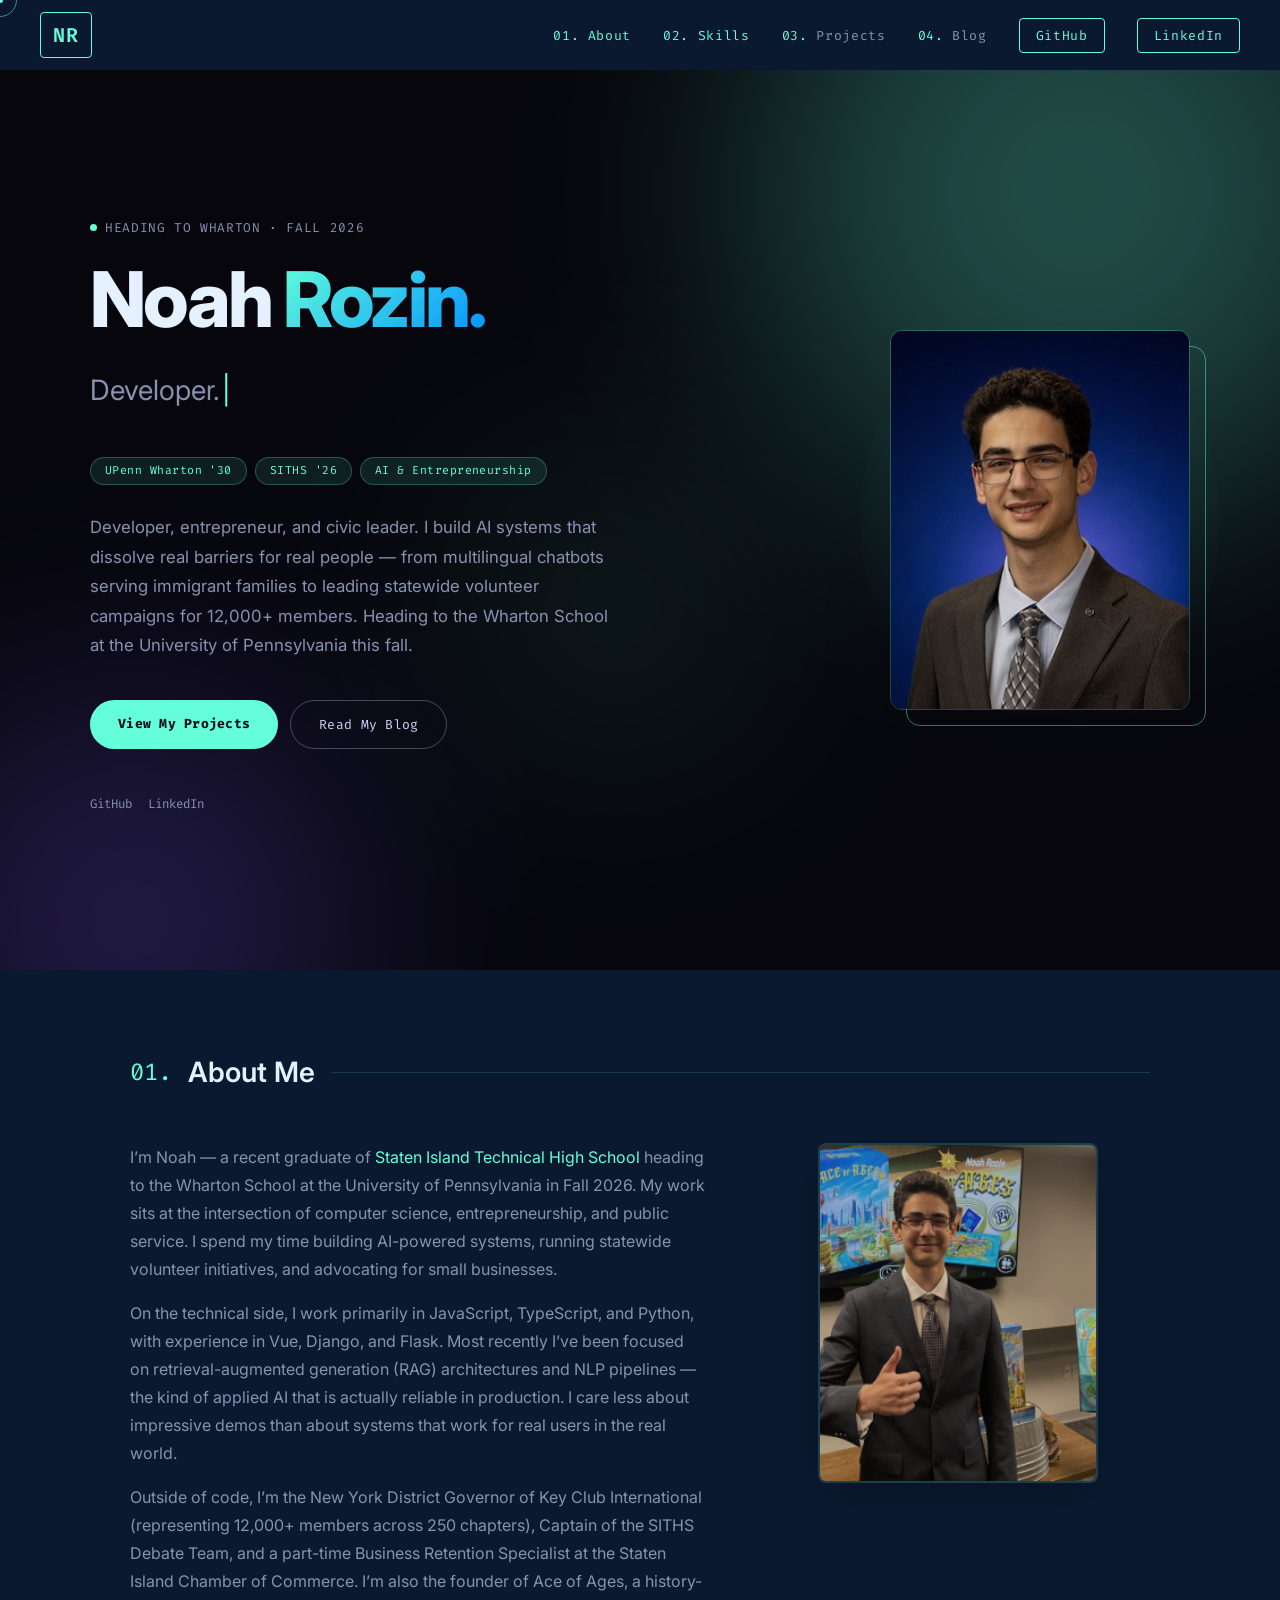
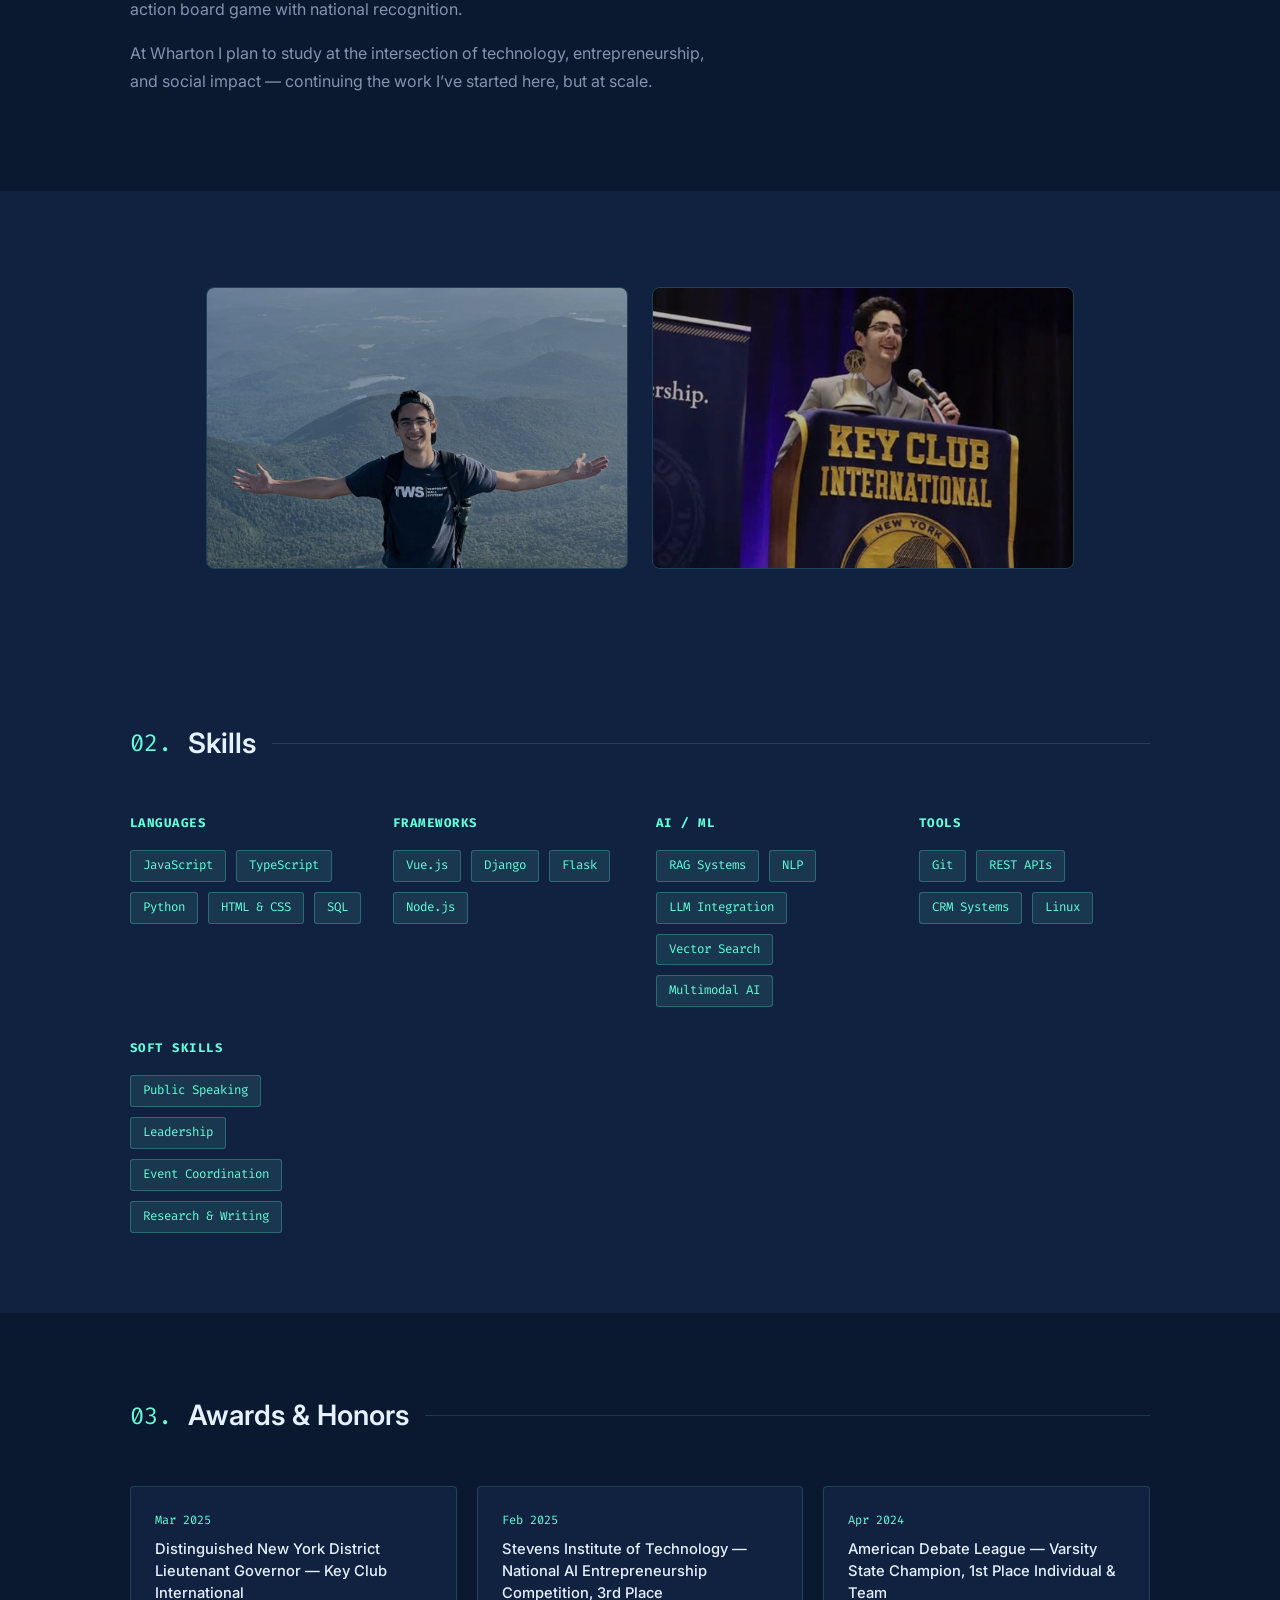
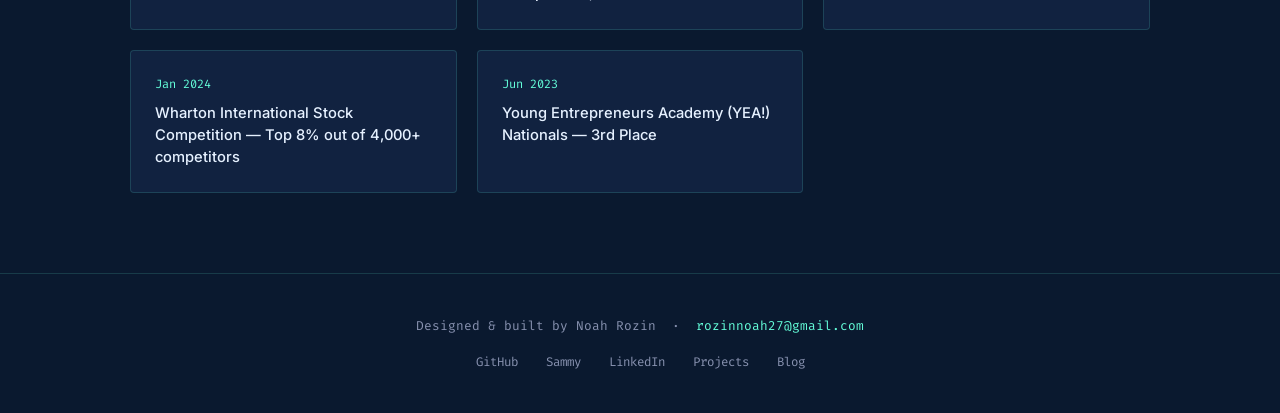
<file: index.html>
<!DOCTYPE html>
<html lang="en">
<head>
  <meta charset="UTF-8">
  <meta name="viewport" content="width=device-width, initial-scale=1.0">
  <title>Noah Rozin</title>
  <meta name="description" content="Noah Rozin — Developer, entrepreneur, and civic leader. Incoming Wharton freshman at the University of Pennsylvania.">
  <link rel="preconnect" href="https://fonts.googleapis.com">
  <link rel="preconnect" href="https://fonts.gstatic.com" crossorigin>
  <link href="https://fonts.googleapis.com/css2?family=Inter:wght@300;400;500;600;700&family=Fira+Code:wght@400;500&display=swap" rel="stylesheet">
  <link rel="stylesheet" href="css/style.css">
</head>
<body>

  <!-- CUSTOM CURSOR -->
  <div class="cursor-follower" id="cursorFollower">
    <div class="cursor-dot"></div>
    <div class="cursor-ring" id="cursorRing"></div>
  </div>

  <!-- NAV -->
  <nav id="main-nav">
    <a href="index.html" class="nav-logo">NR</a>
    <ul class="nav-links">
      <li><a href="#about">About</a></li>
      <li><a href="#skills">Skills</a></li>
      <li><a href="projects.html">Projects</a></li>
      <li><a href="blog.html">Blog</a></li>
      <li class="cta-link"><a href="https://github.com/Nosha08" target="_blank" rel="noopener noreferrer">GitHub</a></li>
      <li class="cta-link"><a href="https://www.linkedin.com/in/noah-rozin-4837ab23a/" target="_blank" rel="noopener noreferrer">LinkedIn</a></li>
    </ul>
    <button class="hamburger" id="hamburger" aria-label="Toggle navigation" aria-expanded="false">
      <span></span><span></span><span></span>
    </button>
  </nav>

  <div class="mobile-nav" id="mobile-nav">
    <a href="#about">About</a>
    <a href="#skills">Skills</a>
    <a href="projects.html">Projects</a>
    <a href="blog.html">Blog</a>
    <a href="https://github.com/Nosha08" target="_blank" rel="noopener noreferrer">GitHub</a>
    <a href="https://www.linkedin.com/in/noah-rozin-4837ab23a/" target="_blank" rel="noopener noreferrer">LinkedIn</a>
  </div>

  <main>

    <!-- HERO -->
    <section id="hero">
      <div class="hero-orbs">
        <div class="orb orb-1"></div>
        <div class="orb orb-2"></div>
        <div class="orb orb-3"></div>
      </div>
      <div class="hero-inner">
        <div class="hero-text" data-animate>
          <div class="hero-eyebrow">
            <span class="status-dot"></span>
            <span>Heading to Wharton &middot; Fall 2026</span>
          </div>
          <h1 class="hero-name">Noah <span class="accent-text">Rozin.</span></h1>
          <h2 class="hero-roles"><span class="typewriter-text" id="typewriter"></span><span class="typewriter-cursor">|</span></h2>
          <div class="hero-badges">
            <span class="hero-badge">UPenn Wharton &apos;30</span>
            <span class="hero-badge">SITHS &apos;26</span>
            <span class="hero-badge">AI &amp; Entrepreneurship</span>
          </div>
          <p class="hero-desc">
            Developer, entrepreneur, and civic leader. I build AI systems that dissolve
            real barriers for real people &mdash; from multilingual chatbots serving immigrant
            families to leading statewide volunteer campaigns for 12,000+ members.
            Heading to the Wharton School at the University of Pennsylvania this fall.
          </p>
          <div class="hero-ctas">
            <a href="projects.html" class="btn-primary">View My Projects</a>
            <a href="blog.html" class="btn-secondary">Read My Blog</a>
          </div>
          <div class="hero-socials">
            <a href="https://github.com/Nosha08" target="_blank" rel="noopener" class="hero-social-link">GitHub</a>
            <a href="https://www.linkedin.com/in/noah-rozin-4837ab23a/" target="_blank" rel="noopener" class="hero-social-link">LinkedIn</a>
          </div>
        </div>
        <div class="hero-photo-wrap" data-animate data-delay="2">
          <div class="hero-photo-container">
            <div class="hero-photo-glow"></div>
            <div class="hero-photo-ring"></div>
            <div class="hero-photo-frame">
              <img src="public/images/headshot.jpg" alt="Noah Rozin" class="hero-photo">
            </div>
          </div>
        </div>
      </div>
    </section>

    <!-- ABOUT -->
    <section id="about">
      <div class="section-inner">
        <h2 class="section-heading" data-num="01." data-animate>About Me</h2>
        <div class="about-grid">
          <div class="about-text" data-animate>
            <p>
              I&rsquo;m Noah &mdash; a recent graduate of
              <a href="https://www.siths.org/" target="_blank" rel="noopener">Staten Island Technical High School</a>
              heading to the Wharton School at the University of Pennsylvania in Fall 2026.
              My work sits at the intersection of computer science, entrepreneurship, and
              public service. I spend my time building AI-powered systems, running statewide
              volunteer initiatives, and advocating for small businesses.
            </p>
            <p>
              On the technical side, I work primarily in JavaScript, TypeScript, and Python,
              with experience in Vue, Django, and Flask. Most recently I&rsquo;ve been focused on
              retrieval-augmented generation (RAG) architectures and NLP pipelines &mdash; the kind
              of applied AI that is actually reliable in production. I care less about
              impressive demos than about systems that work for real users in the real world.
            </p>
            <p>
              Outside of code, I&rsquo;m the New York District Governor of Key Club International
              (representing 12,000+ members across 250 chapters), Captain of the SITHS Debate
              Team, and a part-time Business Retention Specialist at the Staten Island Chamber
              of Commerce. I&rsquo;m also the founder of Ace of Ages, a history-action board game
              with national recognition.
            </p>
            <p>
              At Wharton I plan to study at the intersection of technology, entrepreneurship,
              and social impact &mdash; continuing the work I&rsquo;ve started here, but at scale.
            </p>
          </div>
          <div class="about-photo-wrap" data-animate data-delay="2">
            <img src="public/images/ace-of-ages.png" alt="Ace of Ages — YEA! Nationals 3rd Place" class="about-photo">
          </div>
        </div>
      </div>
    </section>

    <!-- SNAPSHOTS -->
    <section id="snapshots">
      <div class="section-inner">
        <div class="snapshot-strip">
          <figure class="snapshot">
            <img src="public/images/hiking.jpg" alt="Noah Rozin on a mountain summit" class="snapshot-img">
            <figcaption class="snapshot-caption">Summit of Whiteface Mountain, NY</figcaption>
          </figure>
          <figure class="snapshot">
            <img src="public/images/keyclub.png" alt="Key Club International — NY District Governor" class="snapshot-img">
            <figcaption class="snapshot-caption">Key Club International &mdash; NY District Governor</figcaption>
          </figure>
        </div>
      </div>
    </section>

    <!-- SKILLS -->
    <section id="skills">
      <div class="section-inner">
        <h2 class="section-heading" data-num="02." data-animate>Skills</h2>
        <div class="skills-grid">
          <div class="skill-group" data-animate>
            <h3>Languages</h3>
            <div class="skill-tags">
              <span class="skill-tag">JavaScript</span>
              <span class="skill-tag">TypeScript</span>
              <span class="skill-tag">Python</span>
              <span class="skill-tag">HTML &amp; CSS</span>
              <span class="skill-tag">SQL</span>
            </div>
          </div>
          <div class="skill-group" data-animate data-delay="1">
            <h3>Frameworks</h3>
            <div class="skill-tags">
              <span class="skill-tag">Vue.js</span>
              <span class="skill-tag">Django</span>
              <span class="skill-tag">Flask</span>
              <span class="skill-tag">Node.js</span>
            </div>
          </div>
          <div class="skill-group" data-animate data-delay="2">
            <h3>AI / ML</h3>
            <div class="skill-tags">
              <span class="skill-tag">RAG Systems</span>
              <span class="skill-tag">NLP</span>
              <span class="skill-tag">LLM Integration</span>
              <span class="skill-tag">Vector Search</span>
              <span class="skill-tag">Multimodal AI</span>
            </div>
          </div>
          <div class="skill-group" data-animate data-delay="3">
            <h3>Tools</h3>
            <div class="skill-tags">
              <span class="skill-tag">Git</span>
              <span class="skill-tag">REST APIs</span>
              <span class="skill-tag">CRM Systems</span>
              <span class="skill-tag">Linux</span>
            </div>
          </div>
          <div class="skill-group" data-animate data-delay="4">
            <h3>Soft Skills</h3>
            <div class="skill-tags">
              <span class="skill-tag">Public Speaking</span>
              <span class="skill-tag">Leadership</span>
              <span class="skill-tag">Event Coordination</span>
              <span class="skill-tag">Research &amp; Writing</span>
            </div>
          </div>
        </div>
      </div>
    </section>

    <!-- AWARDS -->
    <section id="awards">
      <div class="section-inner">
        <h2 class="section-heading" data-num="03." data-animate>Awards &amp; Honors</h2>
        <div class="awards-grid">
          <div class="award-card" data-animate>
            <div class="award-date">Mar 2025</div>
            <h3>Distinguished New York District Lieutenant Governor &mdash; Key Club International</h3>
          </div>
          <div class="award-card" data-animate data-delay="1">
            <div class="award-date">Feb 2025</div>
            <h3>Stevens Institute of Technology &mdash; National AI Entrepreneurship Competition, 3rd Place</h3>
          </div>
          <div class="award-card" data-animate data-delay="2">
            <div class="award-date">Apr 2024</div>
            <h3>American Debate League &mdash; Varsity State Champion, 1st Place Individual &amp; Team</h3>
          </div>
          <div class="award-card" data-animate data-delay="3">
            <div class="award-date">Jan 2024</div>
            <h3>Wharton International Stock Competition &mdash; Top 8% out of 4,000+ competitors</h3>
          </div>
          <div class="award-card" data-animate data-delay="4">
            <div class="award-date">Jun 2023</div>
            <h3>Young Entrepreneurs Academy (YEA!) Nationals &mdash; 3rd Place</h3>
          </div>
        </div>
      </div>
    </section>

  </main>

  <footer>
    <p>
      Designed &amp; built by Noah Rozin &nbsp;&middot;&nbsp;
      <a href="mailto:rozinnoah27@gmail.com">rozinnoah27@gmail.com</a>
    </p>
    <div class="footer-links">
      <a href="https://github.com/Nosha08" target="_blank" rel="noopener">GitHub</a>
      <a href="https://github.com/SammyGPT/SammyGPT-Frontend" target="_blank" rel="noopener">Sammy</a>
      <a href="https://linkedin.com/in/noah-rozin-4837ab23a" target="_blank" rel="noopener">LinkedIn</a>
      <a href="projects.html">Projects</a>
      <a href="blog.html">Blog</a>
    </div>
  </footer>

  <script src="js/main.js"></script>
</body>
</html>
</file>
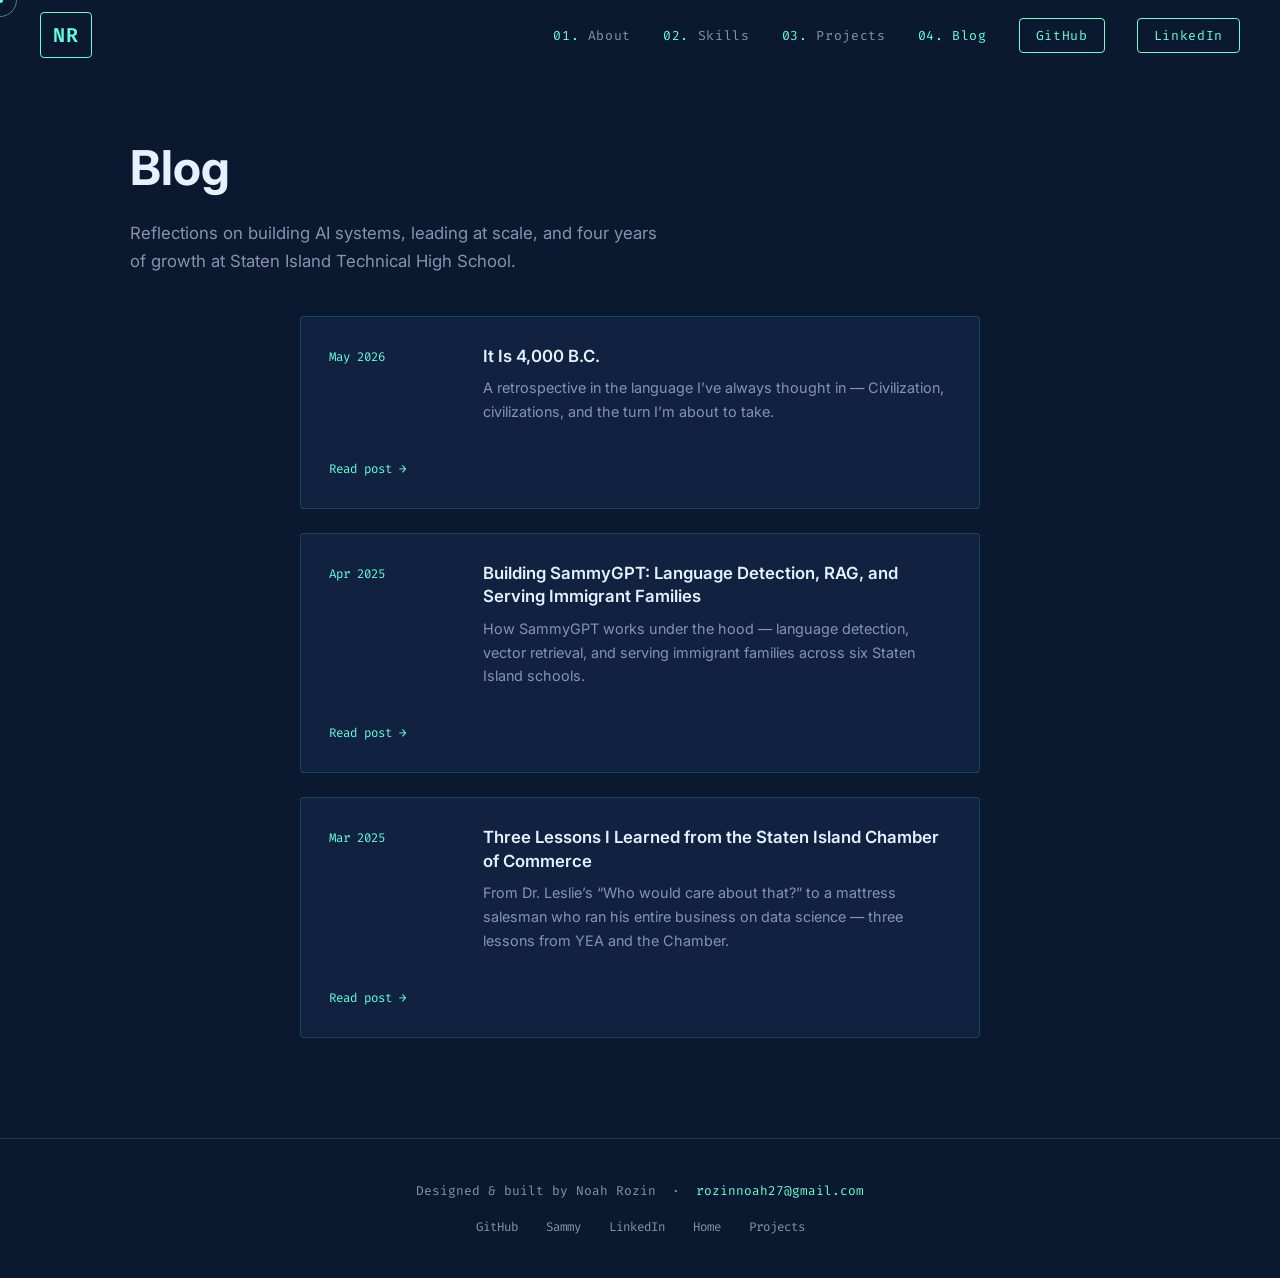
<file: blog.html>
﻿<!DOCTYPE html>
<html lang="en">
<head>
  <meta charset="UTF-8">
  <meta name="viewport" content="width=device-width, initial-scale=1.0">
  <title>Blog — Noah Rozin</title>
  <meta name="description" content="Blog posts by Noah Rozin on AI development, leadership, and growth at SITHS.">
  <link rel="preconnect" href="https://fonts.googleapis.com">
  <link rel="preconnect" href="https://fonts.gstatic.com" crossorigin>
  <link href="https://fonts.googleapis.com/css2?family=Inter:wght@300;400;500;600;700&family=Fira+Code:wght@400;500&display=swap" rel="stylesheet">
  <link rel="stylesheet" href="css/style.css">
</head>
<body>
  <div class="cursor-follower" id="cursorFollower">
    <div class="cursor-dot"></div>
    <div class="cursor-ring" id="cursorRing"></div>
  </div>

  <!-- NAV -->
  <nav id="main-nav">
    <a href="index.html" class="nav-logo">NR</a>
    <ul class="nav-links">
      <li><a href="index.html#about">About</a></li>
      <li><a href="index.html#skills">Skills</a></li>
      <li><a href="projects.html">Projects</a></li>
      <li><a href="blog.html">Blog</a></li>
      <li class="cta-link"><a href="https://github.com/Nosha08" target="_blank" rel="noopener noreferrer">GitHub</a></li>
      <li class="cta-link"><a href="https://www.linkedin.com/in/noah-rozin-4837ab23a/" target="_blank" rel="noopener noreferrer">LinkedIn</a></li>
    </ul>
    <button class="hamburger" id="hamburger" aria-label="Toggle navigation" aria-expanded="false">
      <span></span><span></span><span></span>
    </button>
  </nav>

  <div class="mobile-nav" id="mobile-nav">
    <a href="index.html#about">About</a>
    <a href="index.html#skills">Skills</a>
    <a href="projects.html">Projects</a>
    <a href="blog.html">Blog</a>
    <a href="https://github.com/Nosha08" target="_blank" rel="noopener noreferrer">GitHub</a>
    <a href="https://www.linkedin.com/in/noah-rozin-4837ab23a/" target="_blank" rel="noopener noreferrer">LinkedIn</a>
  </div>

  <main>

    <div class="page-header">
      <h1 data-animate>Blog</h1>
      <p>
        Reflections on building AI systems, leading at scale, and four years of growth
        at Staten Island Technical High School.
      </p>
    </div>

    <div class="blog-container">
      <div class="blog-list">

        <!-- Post 3 — newest first -->
        <a href="blog/capstone.html" class="blog-item" data-animate>
          <div class="blog-date">May 2026</div>
          <div class="blog-item-content">
            <h2>It Is 4,000 B.C.</h2>
            <p>
              A retrospective in the language I&rsquo;ve always thought in &mdash; Civilization,
              civilizations, and the turn I&rsquo;m about to take.
            </p>
          </div>
          <span class="read-more">Read post &rarr;</span>
        </a>

        <!-- Post 2 -->
        <a href="blog/teamwork.html" class="blog-item" data-animate data-delay="1">
          <div class="blog-date">Apr 2025</div>
          <div class="blog-item-content">
            <h2>Building SammyGPT: Language Detection, RAG, and Serving Immigrant Families</h2>
            <p>
              How SammyGPT works under the hood &mdash; language detection, vector retrieval,
              and serving immigrant families across six Staten Island schools.
            </p>
          </div>
          <span class="read-more">Read post &rarr;</span>
        </a>

        <!-- Post 1 -->
        <a href="blog/growth-milestone.html" class="blog-item" data-animate data-delay="2">
          <div class="blog-date">Mar 2025</div>
          <div class="blog-item-content">
            <h2>Three Lessons I Learned from the Staten Island Chamber of Commerce</h2>
            <p>
              From Dr. Leslie&rsquo;s &ldquo;Who would care about that?&rdquo; to a mattress
              salesman who ran his entire business on data science &mdash; three lessons from
              YEA and the Chamber.
            </p>
          </div>
          <span class="read-more">Read post &rarr;</span>
        </a>

      </div>
    </div>

  </main>

  <footer>
    <p>
      Designed &amp; built by Noah Rozin &nbsp;&middot;&nbsp;
      <a href="mailto:rozinnoah27@gmail.com">rozinnoah27@gmail.com</a>
    </p>
    <div class="footer-links">
      <a href="https://github.com/Nosha08" target="_blank" rel="noopener">GitHub</a>
      <a href="https://github.com/SammyGPT/SammyGPT-Frontend" target="_blank" rel="noopener">Sammy</a>
      <a href="https://linkedin.com/in/noah-rozin-4837ab23a" target="_blank" rel="noopener">LinkedIn</a>
      <a href="index.html">Home</a>
      <a href="projects.html">Projects</a>
    </div>
  </footer>

  <script src="js/main.js"></script>
</body>
</html>
</file>
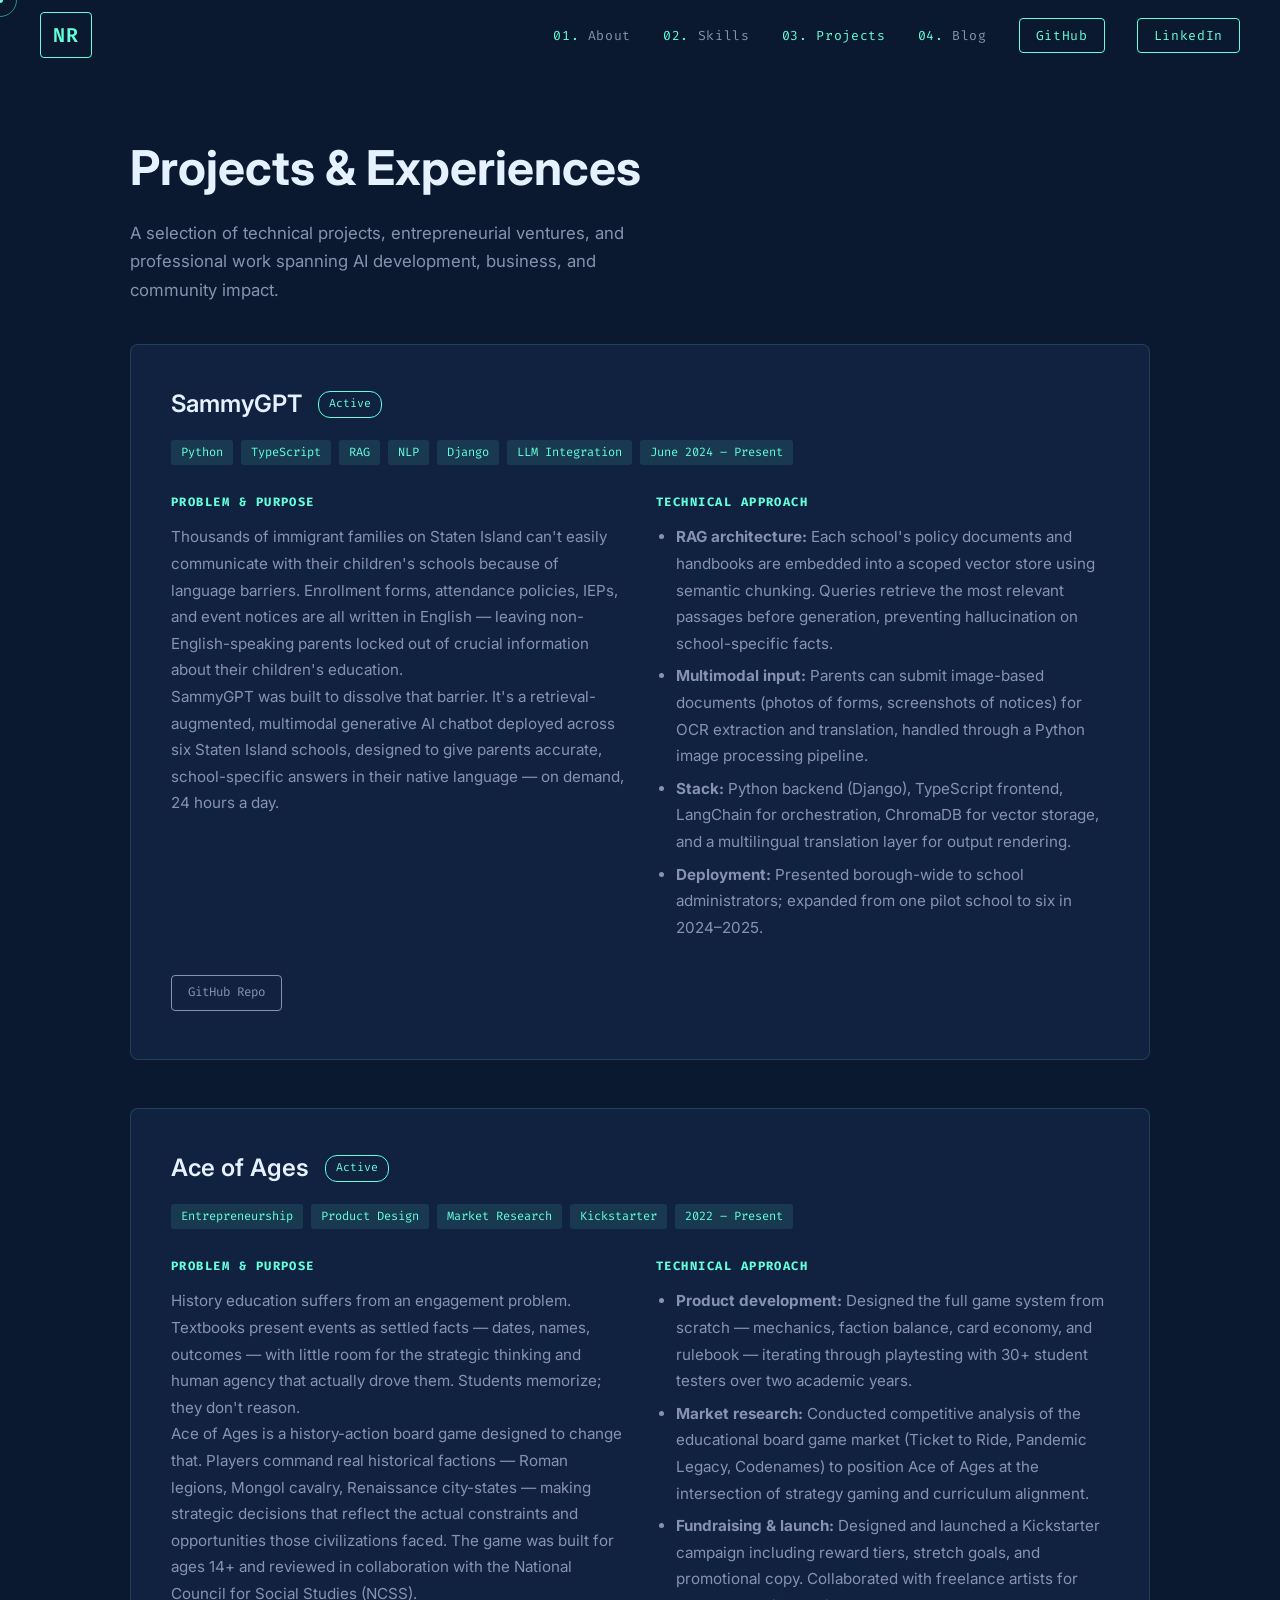
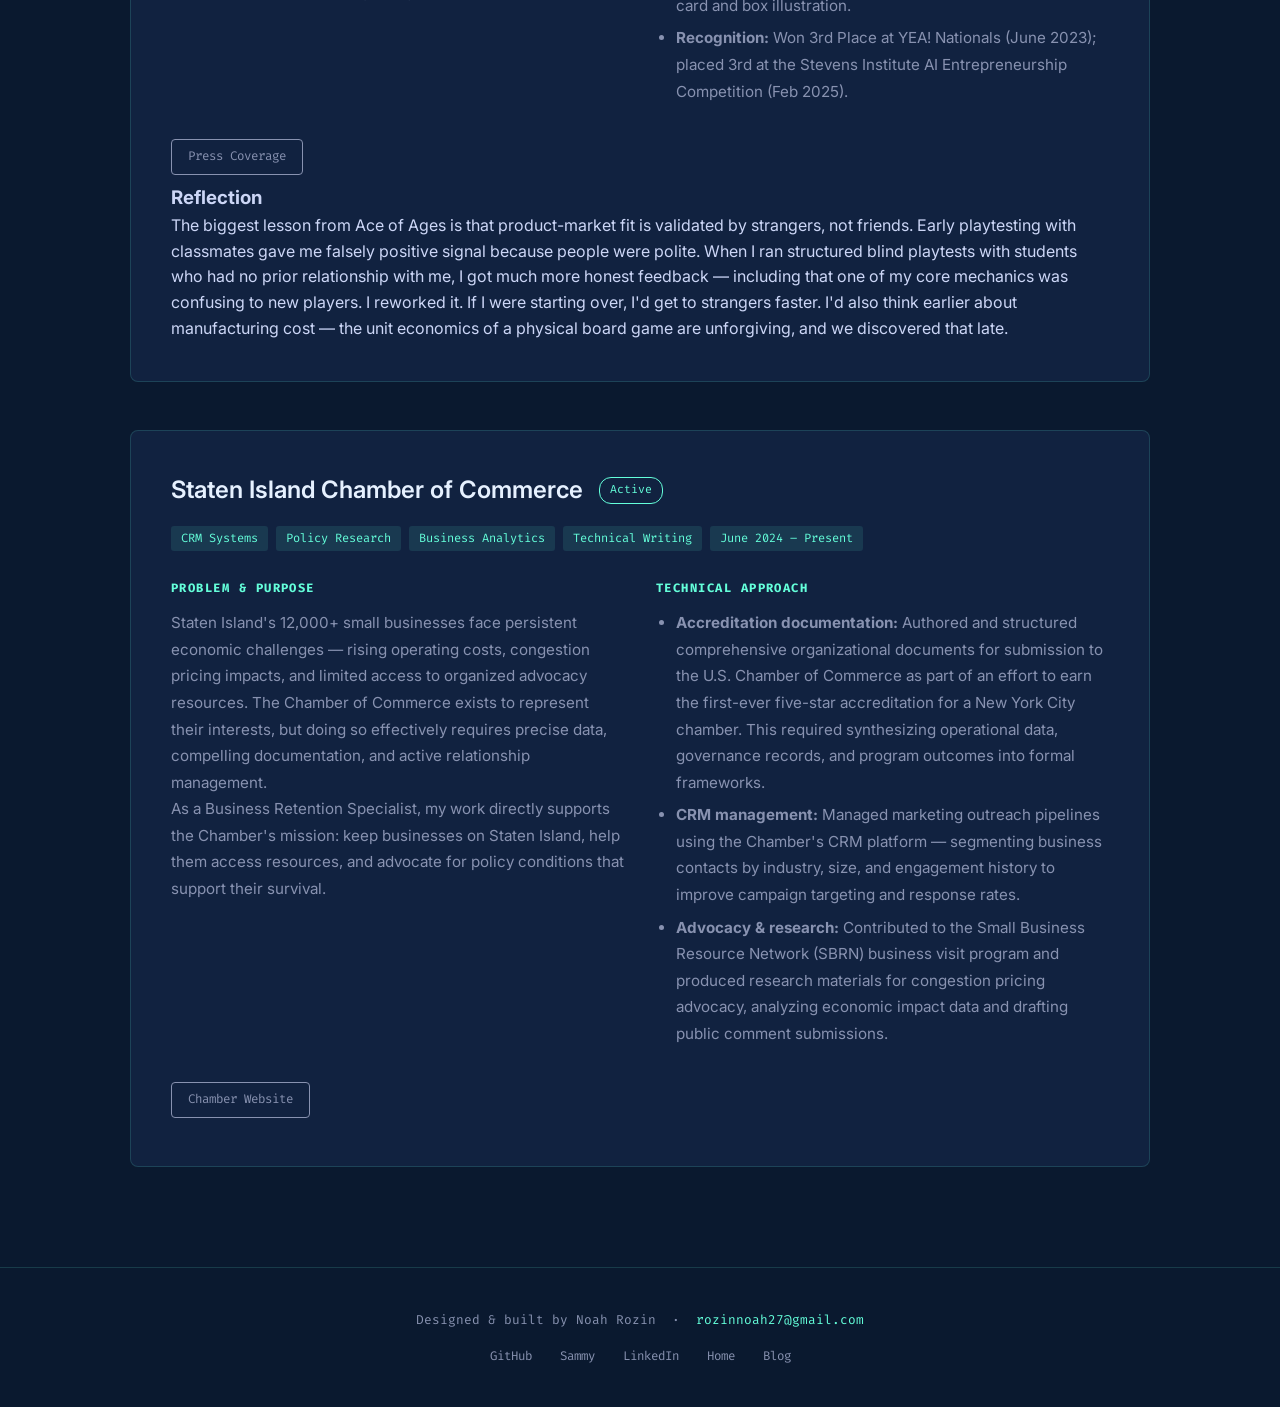
<file: projects.html>
﻿<!DOCTYPE html>
<html lang="en">
<head>
  <meta charset="UTF-8">
  <meta name="viewport" content="width=device-width, initial-scale=1.0">
  <title>Projects — Noah Rozin</title>
  <meta name="description" content="Projects and experiences by Noah Rozin — SammyGPT, Ace of Ages, Chamber of Commerce.">
  <link rel="preconnect" href="https://fonts.googleapis.com">
  <link rel="preconnect" href="https://fonts.gstatic.com" crossorigin>
  <link href="https://fonts.googleapis.com/css2?family=Inter:wght@300;400;500;600;700&family=Fira+Code:wght@400;500&display=swap" rel="stylesheet">
  <link rel="stylesheet" href="css/style.css">
</head>
<body>
  <div class="cursor-follower" id="cursorFollower">
    <div class="cursor-dot"></div>
    <div class="cursor-ring" id="cursorRing"></div>
  </div>

  <!-- NAV -->
  <nav id="main-nav">
    <a href="index.html" class="nav-logo">NR</a>
    <ul class="nav-links">
      <li><a href="index.html#about">About</a></li>
      <li><a href="index.html#skills">Skills</a></li>
      <li><a href="projects.html">Projects</a></li>
      <li><a href="blog.html">Blog</a></li>
      <li class="cta-link"><a href="https://github.com/Nosha08" target="_blank" rel="noopener noreferrer">GitHub</a></li>
      <li class="cta-link"><a href="https://www.linkedin.com/in/noah-rozin-4837ab23a/" target="_blank" rel="noopener noreferrer">LinkedIn</a></li>
    </ul>
    <button class="hamburger" id="hamburger" aria-label="Toggle navigation" aria-expanded="false">
      <span></span><span></span><span></span>
    </button>
  </nav>

  <div class="mobile-nav" id="mobile-nav">
    <a href="index.html#about">About</a>
    <a href="index.html#skills">Skills</a>
    <a href="projects.html">Projects</a>
    <a href="blog.html">Blog</a>
    <a href="https://github.com/Nosha08" target="_blank" rel="noopener noreferrer">GitHub</a>
    <a href="https://www.linkedin.com/in/noah-rozin-4837ab23a/" target="_blank" rel="noopener noreferrer">LinkedIn</a>
  </div>

  <main>

    <div class="page-header">
      <h1 data-animate>Projects &amp; Experiences</h1>
      <p>
        A selection of technical projects, entrepreneurial ventures, and professional work
        spanning AI development, business, and community impact.
      </p>
    </div>

    <div class="projects-container">

      <!-- ── PROJECT 1: SammyGPT ────────────────────────────────── -->
      <article class="project-card" data-animate>
        <div class="project-header">
          <div class="project-title-row">
            <h2>SammyGPT</h2>
            <span class="project-status">Active</span>
          </div>
        </div>
        <div class="project-tags">
          <span class="project-tag">Python</span>
          <span class="project-tag">TypeScript</span>
          <span class="project-tag">RAG</span>
          <span class="project-tag">NLP</span>
          <span class="project-tag">Django</span>
          <span class="project-tag">LLM Integration</span>
          <span class="project-tag">June 2024 – Present</span>
        </div>

        <div class="project-body">
          <div class="project-section">
            <h3>Problem &amp; Purpose</h3>
            <p>
              Thousands of immigrant families on Staten Island can't easily communicate with their
              children's schools because of language barriers. Enrollment forms, attendance policies,
              IEPs, and event notices are all written in English — leaving non-English-speaking parents
              locked out of crucial information about their children's education.
            </p>
            <p>
              SammyGPT was built to dissolve that barrier. It's a retrieval-augmented, multimodal
              generative AI chatbot deployed across six Staten Island schools, designed to give
              parents accurate, school-specific answers in their native language — on demand,
              24 hours a day.
            </p>
          </div>
          <div class="project-section">
            <h3>Technical Approach</h3>
            <ul>
              <li>
                <strong>RAG architecture:</strong> Each school's policy documents and handbooks are
                embedded into a scoped vector store using semantic chunking. Queries retrieve the
                most relevant passages before generation, preventing hallucination on
                school-specific facts.
              </li>
              <li>
                <strong>Multimodal input:</strong> Parents can submit image-based documents
                (photos of forms, screenshots of notices) for OCR extraction and translation,
                handled through a Python image processing pipeline.
              </li>
              <li>
                <strong>Stack:</strong> Python backend (Django), TypeScript frontend, LangChain
                for orchestration, ChromaDB for vector storage, and a multilingual translation
                layer for output rendering.
              </li>
              <li>
                <strong>Deployment:</strong> Presented borough-wide to school administrators;
                expanded from one pilot school to six in 2024–2025.
              </li>
            </ul>
          </div>
        </div>

        <div class="project-links">
          <a href="https://github.com/SammyGPT/SammyGPT-Frontend" target="_blank" rel="noopener noreferrer" class="project-link">GitHub Repo</a>
        </div>

      </article>

      <!-- ── PROJECT 2: ACE OF AGES ─────────────────────────────── -->
      <article class="project-card" data-animate data-delay="1">
        <div class="project-header">
          <div class="project-title-row">
            <h2>Ace of Ages</h2>
            <span class="project-status">Active</span>
          </div>
        </div>
        <div class="project-tags">
          <span class="project-tag">Entrepreneurship</span>
          <span class="project-tag">Product Design</span>
          <span class="project-tag">Market Research</span>
          <span class="project-tag">Kickstarter</span>
          <span class="project-tag">2022 – Present</span>
        </div>

        <div class="project-body">
          <div class="project-section">
            <h3>Problem &amp; Purpose</h3>
            <p>
              History education suffers from an engagement problem. Textbooks present events as
              settled facts — dates, names, outcomes — with little room for the strategic thinking
              and human agency that actually drove them. Students memorize; they don't reason.
            </p>
            <p>
              Ace of Ages is a history-action board game designed to change that. Players
              command real historical factions — Roman legions, Mongol cavalry, Renaissance
              city-states — making strategic decisions that reflect the actual constraints and
              opportunities those civilizations faced. The game was built for ages 14+ and
              reviewed in collaboration with the National Council for Social Studies (NCSS).
            </p>
          </div>
          <div class="project-section">
            <h3>Technical Approach</h3>
            <ul>
              <li>
                <strong>Product development:</strong> Designed the full game system from scratch —
                mechanics, faction balance, card economy, and rulebook — iterating through
                playtesting with 30+ student testers over two academic years.
              </li>
              <li>
                <strong>Market research:</strong> Conducted competitive analysis of the
                educational board game market (Ticket to Ride, Pandemic Legacy, Codenames)
                to position Ace of Ages at the intersection of strategy gaming and
                curriculum alignment.
              </li>
              <li>
                <strong>Fundraising &amp; launch:</strong> Designed and launched a Kickstarter
                campaign including reward tiers, stretch goals, and promotional copy.
                Collaborated with freelance artists for card and box illustration.
              </li>
              <li>
                <strong>Recognition:</strong> Won 3rd Place at YEA! Nationals (June 2023);
                placed 3rd at the Stevens Institute AI Entrepreneurship Competition (Feb 2025).
              </li>
            </ul>
          </div>
        </div>

        <div class="project-links">
          <a href="https://www.silive.com/education/2023/06/remarkable-creativity-staten-island-students-compete-in-shark-tank-style-business-pitch.html" target="_blank" rel="noopener noreferrer" class="project-link">Press Coverage</a>
        </div>

        <div class="project-reflection">
          <h3>Reflection</h3>
          <p>
            The biggest lesson from Ace of Ages is that product-market fit is validated by
            strangers, not friends. Early playtesting with classmates gave me falsely positive
            signal because people were polite. When I ran structured blind playtests with
            students who had no prior relationship with me, I got much more honest feedback —
            including that one of my core mechanics was confusing to new players. I reworked
            it. If I were starting over, I'd get to strangers faster. I'd also think earlier
            about manufacturing cost — the unit economics of a physical board game are
            unforgiving, and we discovered that late.
          </p>
        </div>
      </article>

      <!-- ── PROJECT 3: CHAMBER OF COMMERCE ────────────────────── -->
      <article class="project-card" data-animate data-delay="2">
        <div class="project-header">
          <div class="project-title-row">
            <h2>Staten Island Chamber of Commerce</h2>
            <span class="project-status">Active</span>
          </div>
        </div>
        <div class="project-tags">
          <span class="project-tag">CRM Systems</span>
          <span class="project-tag">Policy Research</span>
          <span class="project-tag">Business Analytics</span>
          <span class="project-tag">Technical Writing</span>
          <span class="project-tag">June 2024 – Present</span>
        </div>

        <div class="project-body">
          <div class="project-section">
            <h3>Problem &amp; Purpose</h3>
            <p>
              Staten Island's 12,000+ small businesses face persistent economic challenges —
              rising operating costs, congestion pricing impacts, and limited access to
              organized advocacy resources. The Chamber of Commerce exists to represent their
              interests, but doing so effectively requires precise data, compelling documentation,
              and active relationship management.
            </p>
            <p>
              As a Business Retention Specialist, my work directly supports the Chamber's
              mission: keep businesses on Staten Island, help them access resources, and
              advocate for policy conditions that support their survival.
            </p>
          </div>
          <div class="project-section">
            <h3>Technical Approach</h3>
            <ul>
              <li>
                <strong>Accreditation documentation:</strong> Authored and structured
                comprehensive organizational documents for submission to the U.S. Chamber of
                Commerce as part of an effort to earn the first-ever five-star accreditation
                for a New York City chamber. This required synthesizing operational data,
                governance records, and program outcomes into formal frameworks.
              </li>
              <li>
                <strong>CRM management:</strong> Managed marketing outreach pipelines using
                the Chamber's CRM platform — segmenting business contacts by industry, size,
                and engagement history to improve campaign targeting and response rates.
              </li>
              <li>
                <strong>Advocacy &amp; research:</strong> Contributed to the Small Business
                Resource Network (SBRN) business visit program and produced research
                materials for congestion pricing advocacy, analyzing economic impact data
                and drafting public comment submissions.
              </li>
            </ul>
          </div>
        </div>

        <div class="project-links">
          <a href="https://www.sichamber.com" target="_blank" rel="noopener" class="project-link">Chamber Website</a>
        </div>

      </article>

    </div><!-- /projects-container -->
  </main>

  <footer>
    <p>
      Designed &amp; built by Noah Rozin &nbsp;&middot;&nbsp;
      <a href="mailto:rozinnoah27@gmail.com">rozinnoah27@gmail.com</a>
    </p>
    <div class="footer-links">
      <a href="https://github.com/Nosha08" target="_blank" rel="noopener">GitHub</a>
      <a href="https://github.com/SammyGPT/SammyGPT-Frontend" target="_blank" rel="noopener">Sammy</a>
      <a href="https://linkedin.com/in/noah-rozin-4837ab23a" target="_blank" rel="noopener">LinkedIn</a>
      <a href="index.html">Home</a>
      <a href="blog.html">Blog</a>
    </div>
  </footer>

  <script src="js/main.js"></script>
</body>
</html>
</file>
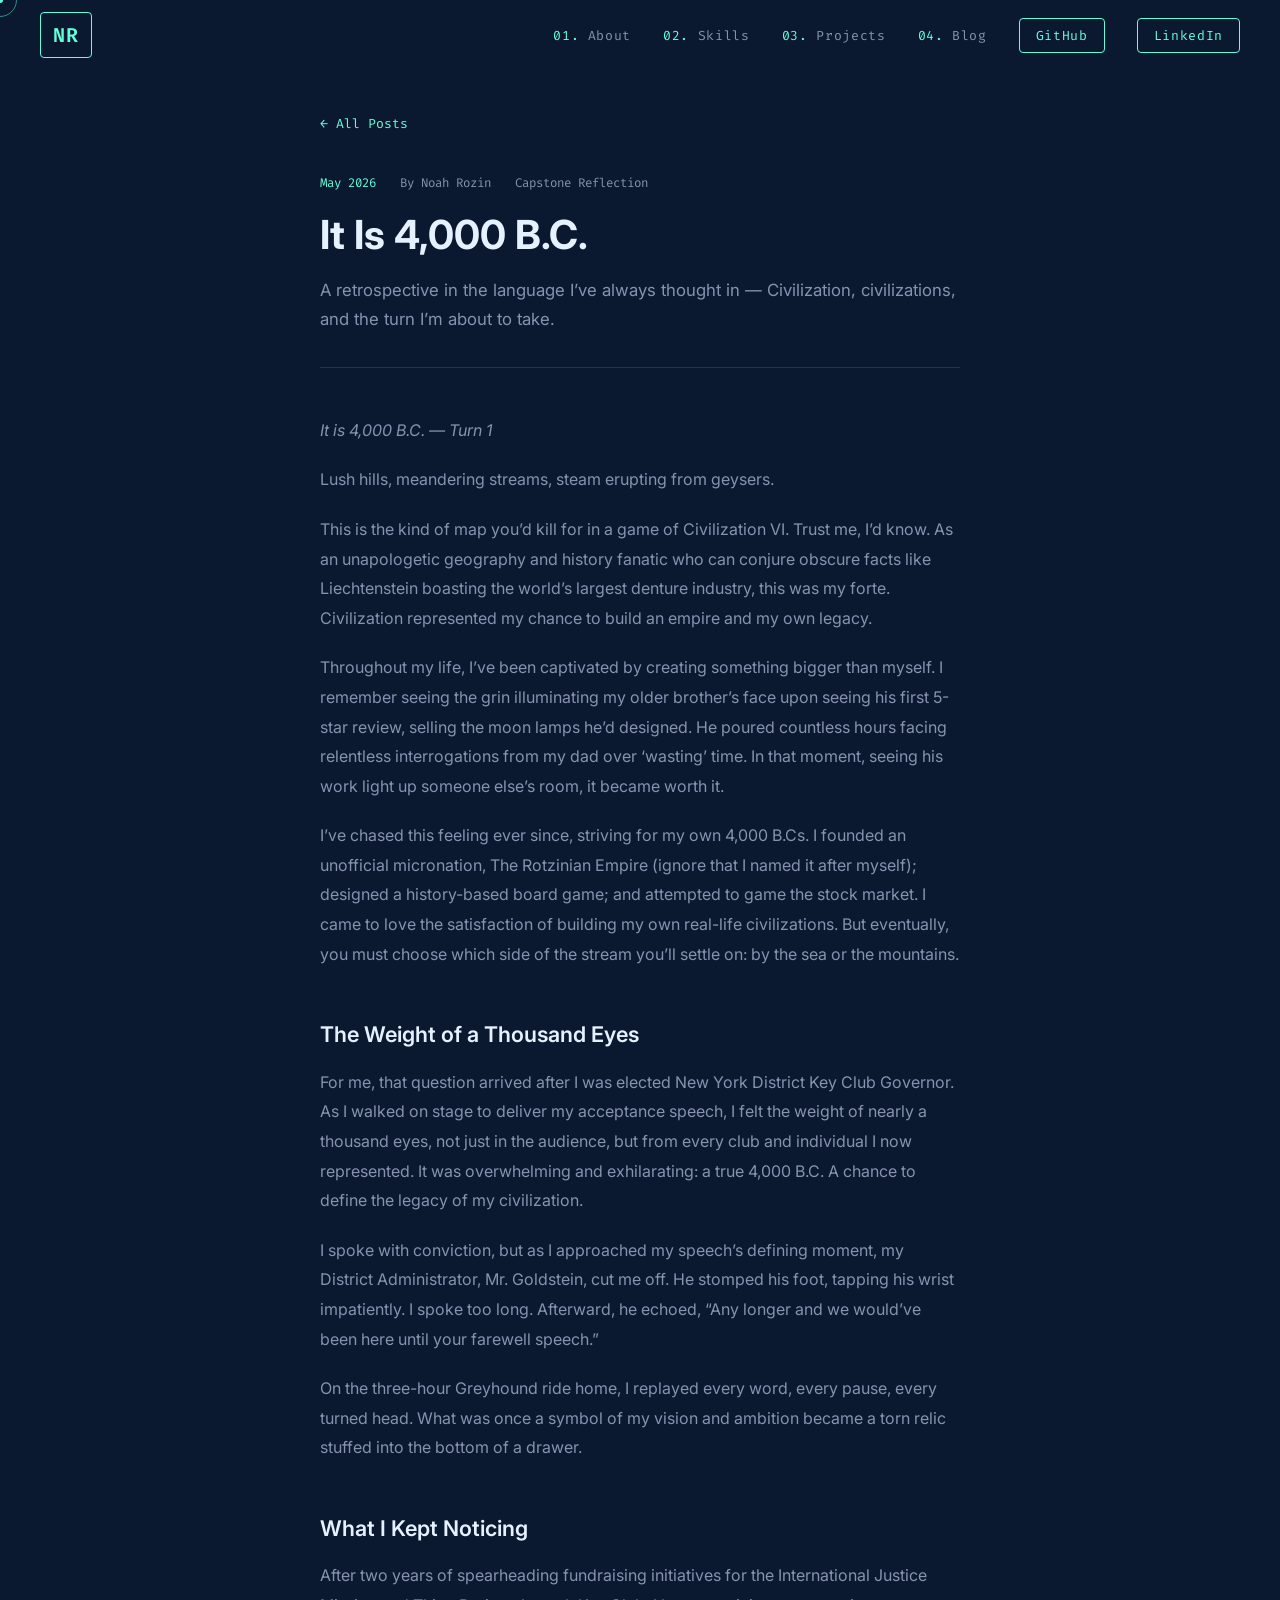
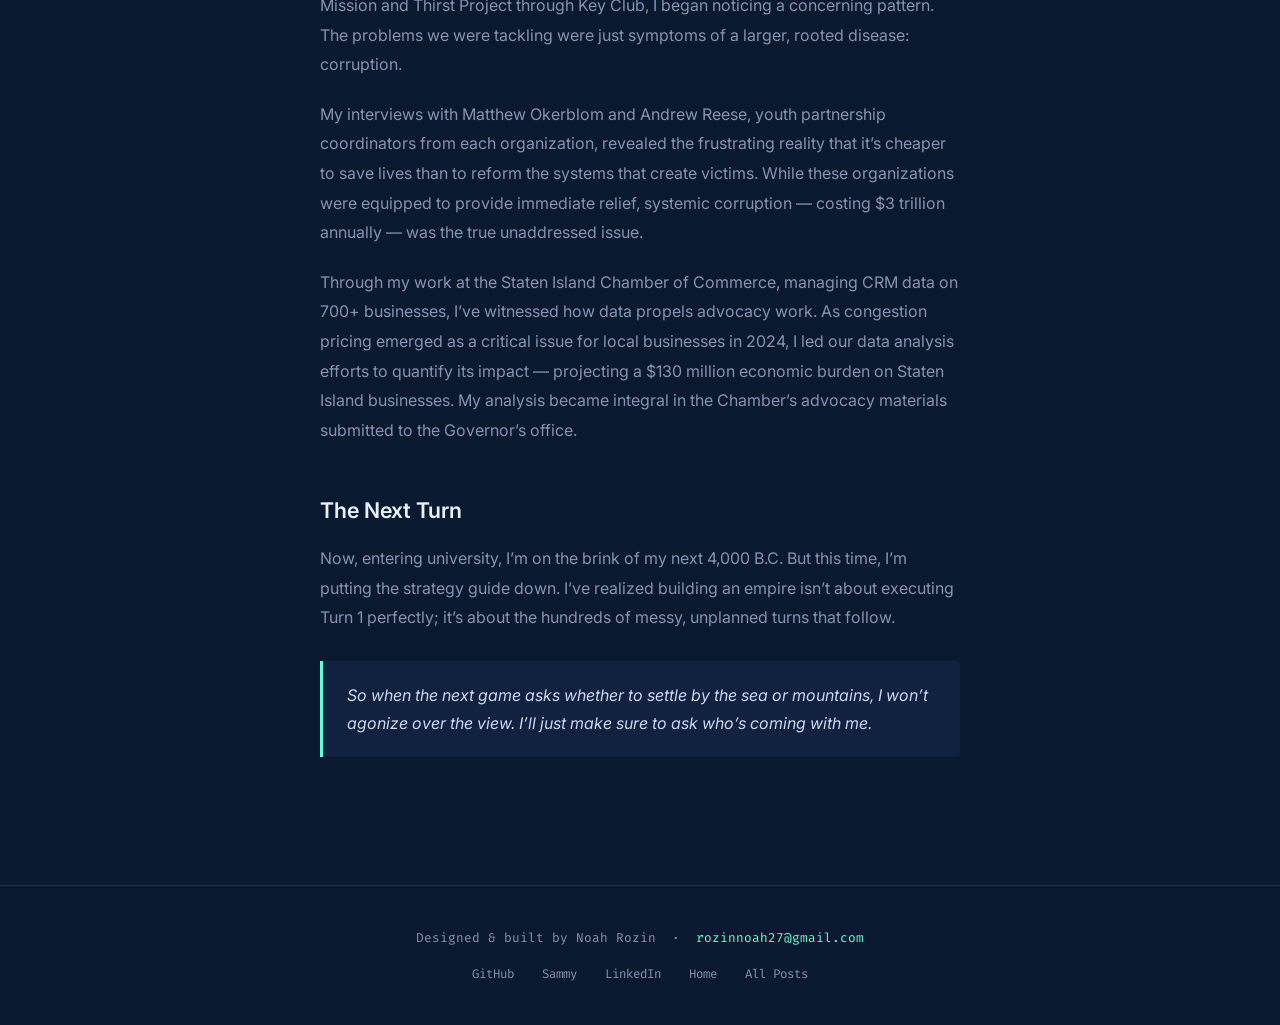
<file: blog/capstone.html>
﻿<!DOCTYPE html>
<html lang="en">
<head>
  <meta charset="UTF-8">
  <meta name="viewport" content="width=device-width, initial-scale=1.0">
  <title>It Is 4,000 B.C. — Noah Rozin</title>
  <meta name="description" content="A retrospective in the language I've always thought in — Civilization, civilizations, and the turn I'm about to take.">
  <link rel="preconnect" href="https://fonts.googleapis.com">
  <link rel="preconnect" href="https://fonts.gstatic.com" crossorigin>
  <link href="https://fonts.googleapis.com/css2?family=Inter:wght@300;400;500;600;700&family=Fira+Code:wght@400;500&display=swap" rel="stylesheet">
  <link rel="stylesheet" href="../css/style.css">
</head>
<body>
  <div class="cursor-follower" id="cursorFollower">
    <div class="cursor-dot"></div>
    <div class="cursor-ring" id="cursorRing"></div>
  </div>

  <!-- NAV -->
  <nav>
    <a href="../index.html" class="nav-logo">NR</a>
    <ul class="nav-links">
      <li><a href="../index.html#about">About</a></li>
      <li><a href="../index.html#skills">Skills</a></li>
      <li><a href="../projects.html">Projects</a></li>
      <li><a href="../blog.html">Blog</a></li>
      <li class="cta-link"><a href="https://github.com/Nosha08" target="_blank" rel="noopener noreferrer">GitHub</a></li>
      <li class="cta-link"><a href="https://www.linkedin.com/in/noah-rozin-4837ab23a/" target="_blank" rel="noopener noreferrer">LinkedIn</a></li>
    </ul>
    <button class="hamburger" id="hamburger" aria-label="Toggle navigation" aria-expanded="false">
      <span></span><span></span><span></span>
    </button>
  </nav>

  <div class="mobile-nav" id="mobile-nav">
    <a href="../index.html#about">About</a>
    <a href="../index.html#skills">Skills</a>
    <a href="../projects.html">Projects</a>
    <a href="../blog.html">Blog</a>
    
    <a href="https://www.linkedin.com/in/noah-rozin-4837ab23a/" target="_blank" rel="noopener noreferrer">LinkedIn</a>
  </div>

  <main>
    <div class="post-container">

      <a href="../blog.html" class="post-back">&larr; All Posts</a>

      <header class="post-header">
        <div class="post-meta">
          <span class="accent">May 2026</span>
          <span>By Noah Rozin</span>
          <span>Capstone Reflection</span>
        </div>
        <h1>It Is 4,000 B.C.</h1>
        <p class="post-desc">
          A retrospective in the language I&rsquo;ve always thought in &mdash; Civilization,
          civilizations, and the turn I&rsquo;m about to take.
        </p>
      </header>

      <div class="post-body">

        <p><em>It is 4,000 B.C. &mdash; Turn 1</em></p>

        <p>Lush hills, meandering streams, steam erupting from geysers.</p>

        <p>
          This is the kind of map you&rsquo;d kill for in a game of Civilization VI. Trust me,
          I&rsquo;d know. As an unapologetic geography and history fanatic who can conjure obscure
          facts like Liechtenstein boasting the world&rsquo;s largest denture industry, this was
          my forte. Civilization represented my chance to build an empire and my own legacy.
        </p>

        <p>
          Throughout my life, I&rsquo;ve been captivated by creating something bigger than myself.
          I remember seeing the grin illuminating my older brother&rsquo;s face upon seeing his first
          5-star review, selling the moon lamps he&rsquo;d designed. He poured countless hours facing
          relentless interrogations from my dad over &lsquo;wasting&rsquo; time. In that moment,
          seeing his work light up someone else&rsquo;s room, it became worth it.
        </p>

        <p>
          I&rsquo;ve chased this feeling ever since, striving for my own 4,000 B.Cs. I founded an
          unofficial micronation, The Rotzinian Empire (ignore that I named it after myself); designed
          a history-based board game; and attempted to game the stock market. I came to love the
          satisfaction of building my own real-life civilizations. But eventually, you must choose
          which side of the stream you&rsquo;ll settle on: by the sea or the mountains.
        </p>

        <h2>The Weight of a Thousand Eyes</h2>

        <p>
          For me, that question arrived after I was elected New York District Key Club Governor. As I
          walked on stage to deliver my acceptance speech, I felt the weight of nearly a thousand eyes,
          not just in the audience, but from every club and individual I now represented. It was
          overwhelming and exhilarating: a true 4,000 B.C. A chance to define the legacy of my civilization.
        </p>

        <p>
          I spoke with conviction, but as I approached my speech&rsquo;s defining moment, my District
          Administrator, Mr. Goldstein, cut me off. He stomped his foot, tapping his wrist impatiently.
          I spoke too long. Afterward, he echoed, &ldquo;Any longer and we would&rsquo;ve been here
          until your farewell speech.&rdquo;
        </p>

        <p>
          On the three-hour Greyhound ride home, I replayed every word, every pause, every turned head.
          What was once a symbol of my vision and ambition became a torn relic stuffed into the
          bottom of a drawer.
        </p>

        <h2>What I Kept Noticing</h2>

        <p>
          After two years of spearheading fundraising initiatives for the International Justice Mission
          and Thirst Project through Key Club, I began noticing a concerning pattern. The problems we
          were tackling were just symptoms of a larger, rooted disease: corruption.
        </p>

        <p>
          My interviews with Matthew Okerblom and Andrew Reese, youth partnership coordinators from
          each organization, revealed the frustrating reality that it&rsquo;s cheaper to save lives
          than to reform the systems that create victims. While these organizations were equipped to
          provide immediate relief, systemic corruption &mdash; costing $3 trillion annually &mdash;
          was the true unaddressed issue.
        </p>

        <p>
          Through my work at the Staten Island Chamber of Commerce, managing CRM data on 700+
          businesses, I&rsquo;ve witnessed how data propels advocacy work. As congestion pricing
          emerged as a critical issue for local businesses in 2024, I led our data analysis efforts
          to quantify its impact &mdash; projecting a $130 million economic burden on Staten Island
          businesses. My analysis became integral in the Chamber&rsquo;s advocacy materials submitted
          to the Governor&rsquo;s office.
        </p>

        <h2>The Next Turn</h2>

        <p>
          Now, entering university, I&rsquo;m on the brink of my next 4,000 B.C. But this time,
          I&rsquo;m putting the strategy guide down. I&rsquo;ve realized building an empire
          isn&rsquo;t about executing Turn 1 perfectly; it&rsquo;s about the hundreds of messy,
          unplanned turns that follow.
        </p>

        <div class="post-callout">
          <p>
            So when the next game asks whether to settle by the sea or mountains, I won&rsquo;t
            agonize over the view. I&rsquo;ll just make sure to ask who&rsquo;s coming with me.
          </p>
        </div>

      </div>

    </div>
  </main>

  <footer>
    <p>
      Designed &amp; built by Noah Rozin &nbsp;&middot;&nbsp;
      <a href="mailto:rozinnoah27@gmail.com">rozinnoah27@gmail.com</a>
    </p>
    <div class="footer-links">
      <a href="https://github.com/Nosha08" target="_blank" rel="noopener">GitHub</a>
      <a href="https://github.com/SammyGPT/SammyGPT-Frontend" target="_blank" rel="noopener">Sammy</a>
      <a href="https://linkedin.com/in/noah-rozin-4837ab23a" target="_blank" rel="noopener">LinkedIn</a>
      <a href="../index.html">Home</a>
      <a href="../blog.html">All Posts</a>
    </div>
  </footer>

  <script src="../js/main.js"></script>
</body>
</html>
</file>
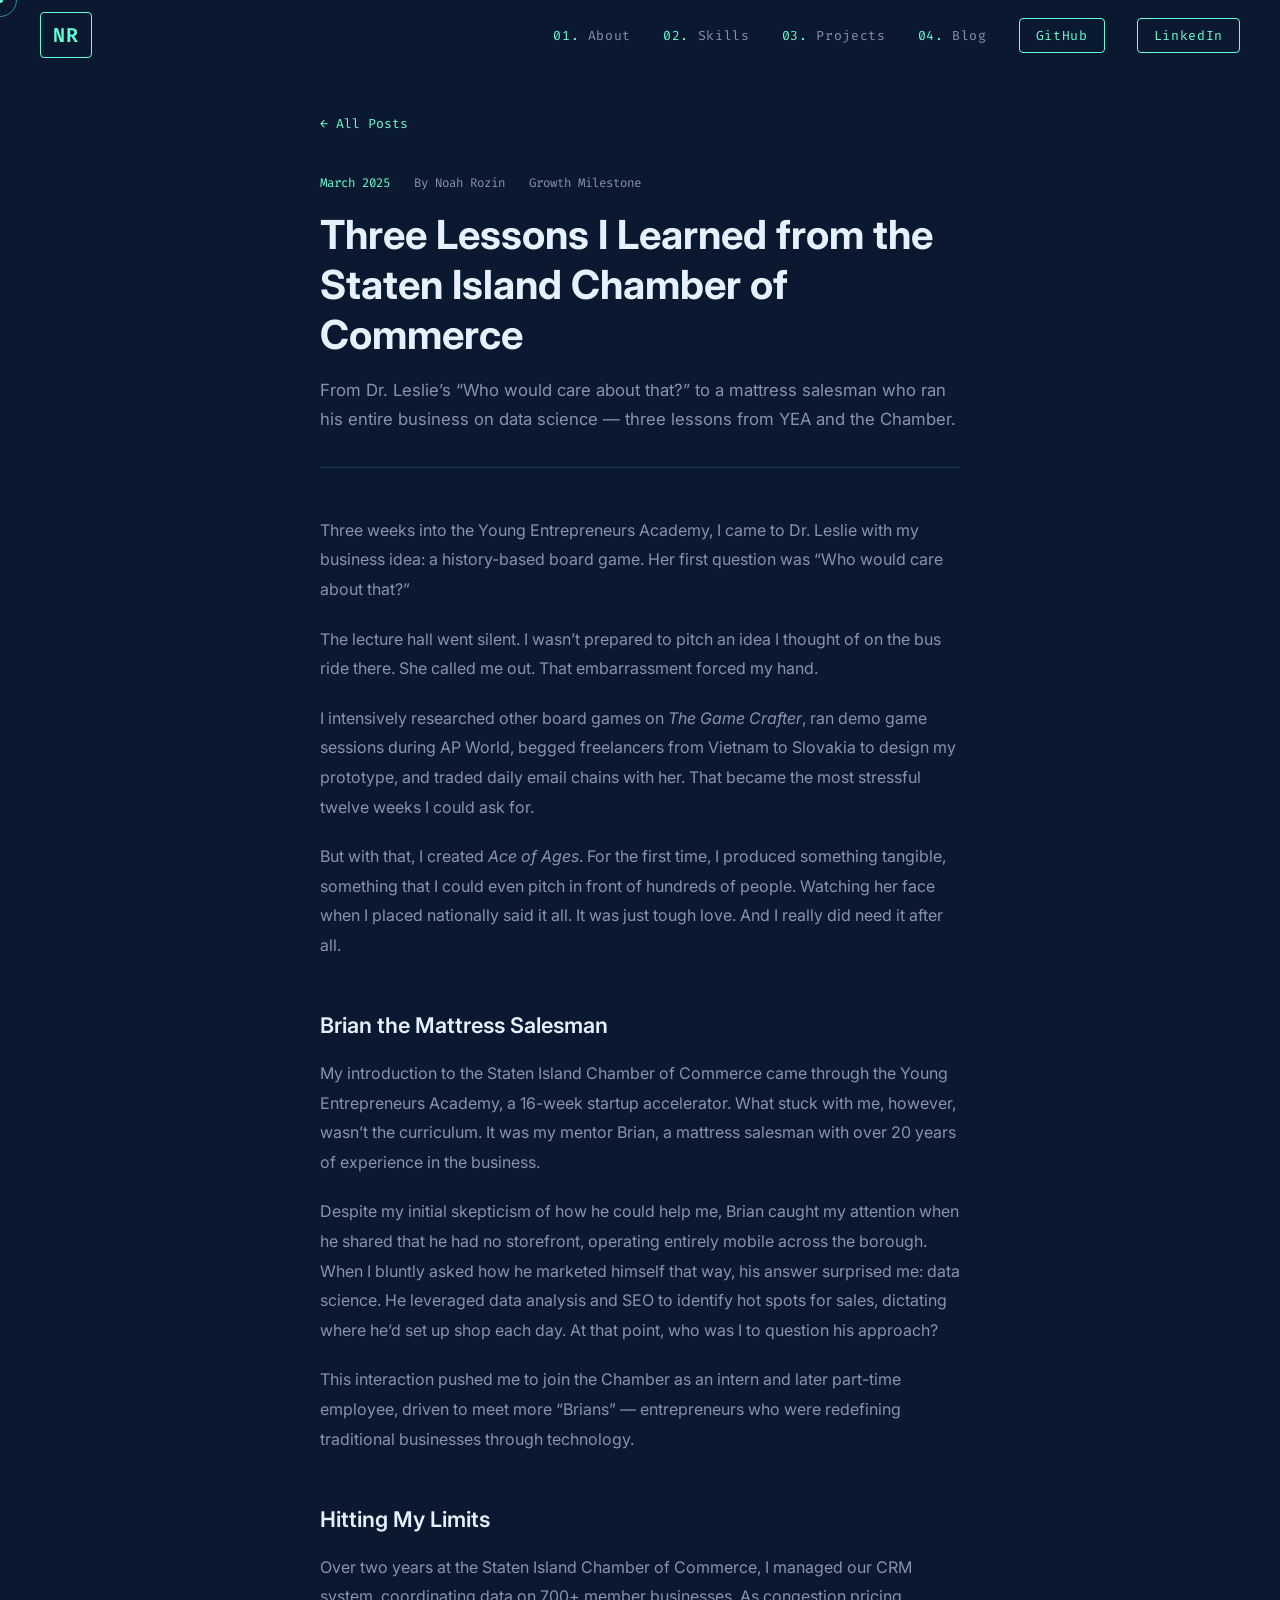
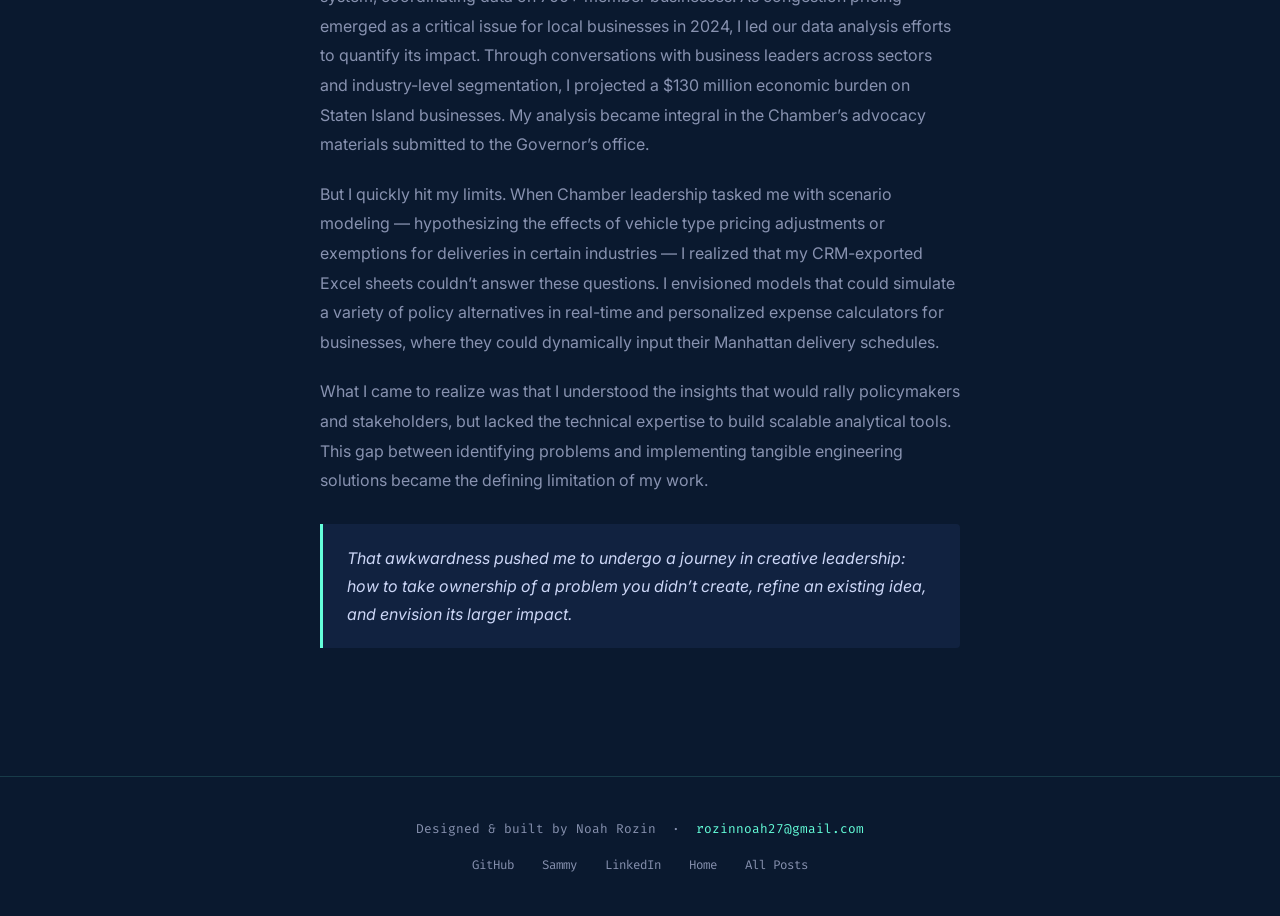
<file: blog/growth-milestone.html>
﻿<!DOCTYPE html>
<html lang="en">
<head>
  <meta charset="UTF-8">
  <meta name="viewport" content="width=device-width, initial-scale=1.0">
  <title>Three Lessons I Learned from the Staten Island Chamber of Commerce — Noah Rozin</title>
  <meta name="description" content="From Dr. Leslie's 'Who would care about that?' to a mattress salesman who ran his entire business on data science — three lessons from YEA and the Chamber.">
  <link rel="preconnect" href="https://fonts.googleapis.com">
  <link rel="preconnect" href="https://fonts.gstatic.com" crossorigin>
  <link href="https://fonts.googleapis.com/css2?family=Inter:wght@300;400;500;600;700&family=Fira+Code:wght@400;500&display=swap" rel="stylesheet">
  <link rel="stylesheet" href="../css/style.css">
</head>
<body>
  <div class="cursor-follower" id="cursorFollower">
    <div class="cursor-dot"></div>
    <div class="cursor-ring" id="cursorRing"></div>
  </div>

  <!-- NAV -->
  <nav>
    <a href="../index.html" class="nav-logo">NR</a>
    <ul class="nav-links">
      <li><a href="../index.html#about">About</a></li>
      <li><a href="../index.html#skills">Skills</a></li>
      <li><a href="../projects.html">Projects</a></li>
      <li><a href="../blog.html">Blog</a></li>
      <li class="cta-link"><a href="https://github.com/Nosha08" target="_blank" rel="noopener noreferrer">GitHub</a></li>
      <li class="cta-link"><a href="https://www.linkedin.com/in/noah-rozin-4837ab23a/" target="_blank" rel="noopener noreferrer">LinkedIn</a></li>
    </ul>
    <button class="hamburger" id="hamburger" aria-label="Toggle navigation" aria-expanded="false">
      <span></span><span></span><span></span>
    </button>
  </nav>

  <div class="mobile-nav" id="mobile-nav">
    <a href="../index.html#about">About</a>
    <a href="../index.html#skills">Skills</a>
    <a href="../projects.html">Projects</a>
    <a href="../blog.html">Blog</a>
    
    <a href="https://www.linkedin.com/in/noah-rozin-4837ab23a/" target="_blank" rel="noopener noreferrer">LinkedIn</a>
  </div>

  <main>
    <div class="post-container">

      <a href="../blog.html" class="post-back">&larr; All Posts</a>

      <header class="post-header">
        <div class="post-meta">
          <span class="accent">March 2025</span>
          <span>By Noah Rozin</span>
          <span>Growth Milestone</span>
        </div>
        <h1>Three Lessons I Learned from the Staten Island Chamber of Commerce</h1>
        <p class="post-desc">
          From Dr. Leslie&rsquo;s &ldquo;Who would care about that?&rdquo; to a mattress salesman
          who ran his entire business on data science &mdash; three lessons from YEA and the Chamber.
        </p>
      </header>

      <div class="post-body">

        <p>
          Three weeks into the Young Entrepreneurs Academy, I came to Dr. Leslie with my business idea:
          a history-based board game. Her first question was &ldquo;Who would care about that?&rdquo;
        </p>

        <p>
          The lecture hall went silent. I wasn&rsquo;t prepared to pitch an idea I thought of on the
          bus ride there. She called me out. That embarrassment forced my hand.
        </p>

        <p>
          I intensively researched other board games on <em>The Game Crafter</em>, ran demo game sessions
          during AP World, begged freelancers from Vietnam to Slovakia to design my prototype, and
          traded daily email chains with her. That became the most stressful twelve weeks I could ask for.
        </p>

        <p>
          But with that, I created <em>Ace of Ages</em>. For the first time, I produced something tangible,
          something that I could even pitch in front of hundreds of people. Watching her face when I
          placed nationally said it all. It was just tough love. And I really did need it after all.
        </p>

        <h2>Brian the Mattress Salesman</h2>

        <p>
          My introduction to the Staten Island Chamber of Commerce came through the Young
          Entrepreneurs Academy, a 16-week startup accelerator. What stuck with me, however,
          wasn&rsquo;t the curriculum. It was my mentor Brian, a mattress salesman with over
          20 years of experience in the business.
        </p>

        <p>
          Despite my initial skepticism of how he could help me, Brian caught my attention when
          he shared that he had no storefront, operating entirely mobile across the borough. When
          I bluntly asked how he marketed himself that way, his answer surprised me: data science.
          He leveraged data analysis and SEO to identify hot spots for sales, dictating where
          he&rsquo;d set up shop each day. At that point, who was I to question his approach?
        </p>

        <p>
          This interaction pushed me to join the Chamber as an intern and later part-time employee,
          driven to meet more &ldquo;Brians&rdquo; &mdash; entrepreneurs who were redefining
          traditional businesses through technology.
        </p>

        <h2>Hitting My Limits</h2>

        <p>
          Over two years at the Staten Island Chamber of Commerce, I managed our CRM system,
          coordinating data on 700+ member businesses. As congestion pricing emerged as a critical
          issue for local businesses in 2024, I led our data analysis efforts to quantify its impact.
          Through conversations with business leaders across sectors and industry-level segmentation,
          I projected a $130 million economic burden on Staten Island businesses. My analysis became
          integral in the Chamber&rsquo;s advocacy materials submitted to the Governor&rsquo;s office.
        </p>

        <p>
          But I quickly hit my limits. When Chamber leadership tasked me with scenario modeling &mdash;
          hypothesizing the effects of vehicle type pricing adjustments or exemptions for deliveries in
          certain industries &mdash; I realized that my CRM-exported Excel sheets couldn&rsquo;t answer
          these questions. I envisioned models that could simulate a variety of policy alternatives in
          real-time and personalized expense calculators for businesses, where they could dynamically
          input their Manhattan delivery schedules.
        </p>

        <p>
          What I came to realize was that I understood the insights that would rally policymakers and
          stakeholders, but lacked the technical expertise to build scalable analytical tools. This gap
          between identifying problems and implementing tangible engineering solutions became the
          defining limitation of my work.
        </p>

        <div class="post-callout">
          <p>
            That awkwardness pushed me to undergo a journey in creative leadership: how to take
            ownership of a problem you didn&rsquo;t create, refine an existing idea, and envision
            its larger impact.
          </p>
        </div>

      </div>

    </div>
  </main>

  <footer>
    <p>
      Designed &amp; built by Noah Rozin &nbsp;&middot;&nbsp;
      <a href="mailto:rozinnoah27@gmail.com">rozinnoah27@gmail.com</a>
    </p>
    <div class="footer-links">
      <a href="https://github.com/Nosha08" target="_blank" rel="noopener">GitHub</a>
      <a href="https://github.com/SammyGPT/SammyGPT-Frontend" target="_blank" rel="noopener">Sammy</a>
      <a href="https://linkedin.com/in/noah-rozin-4837ab23a" target="_blank" rel="noopener">LinkedIn</a>
      <a href="../index.html">Home</a>
      <a href="../blog.html">All Posts</a>
    </div>
  </footer>

  <script src="../js/main.js"></script>
</body>
</html>
</file>
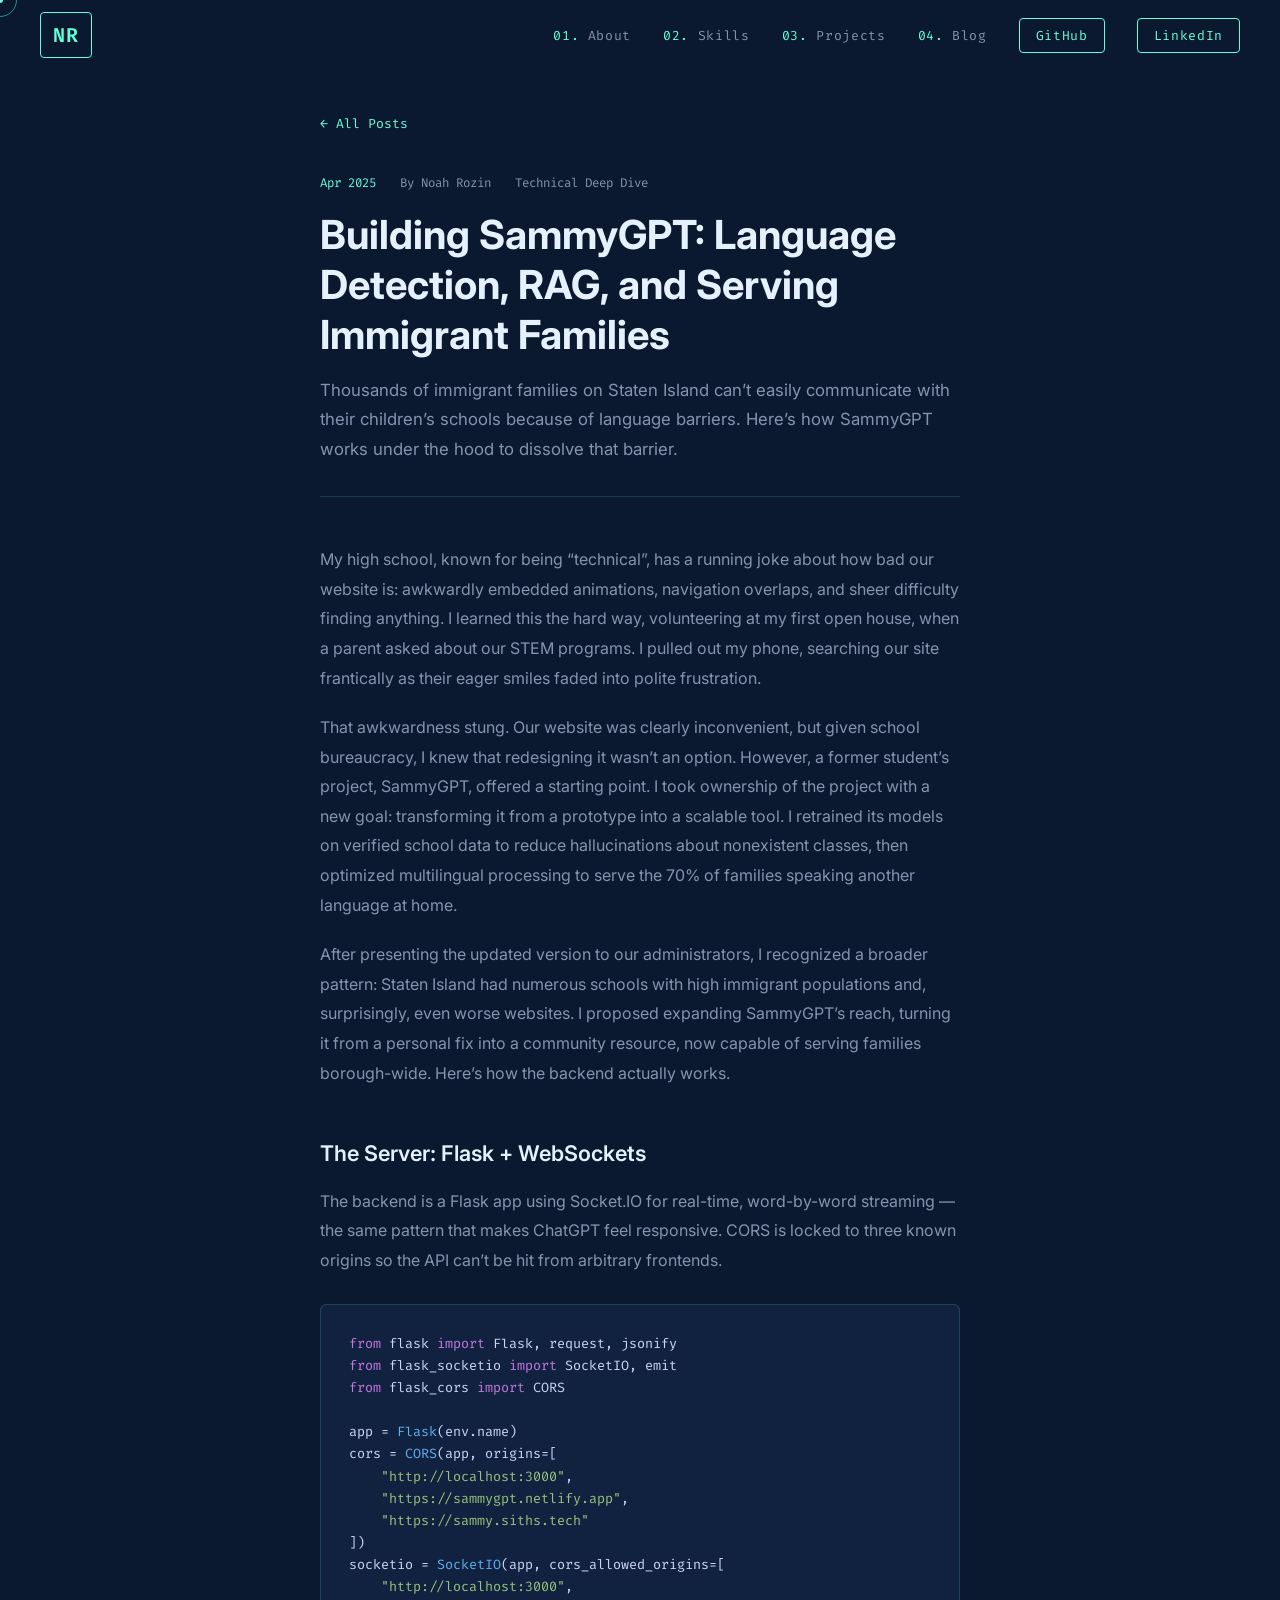
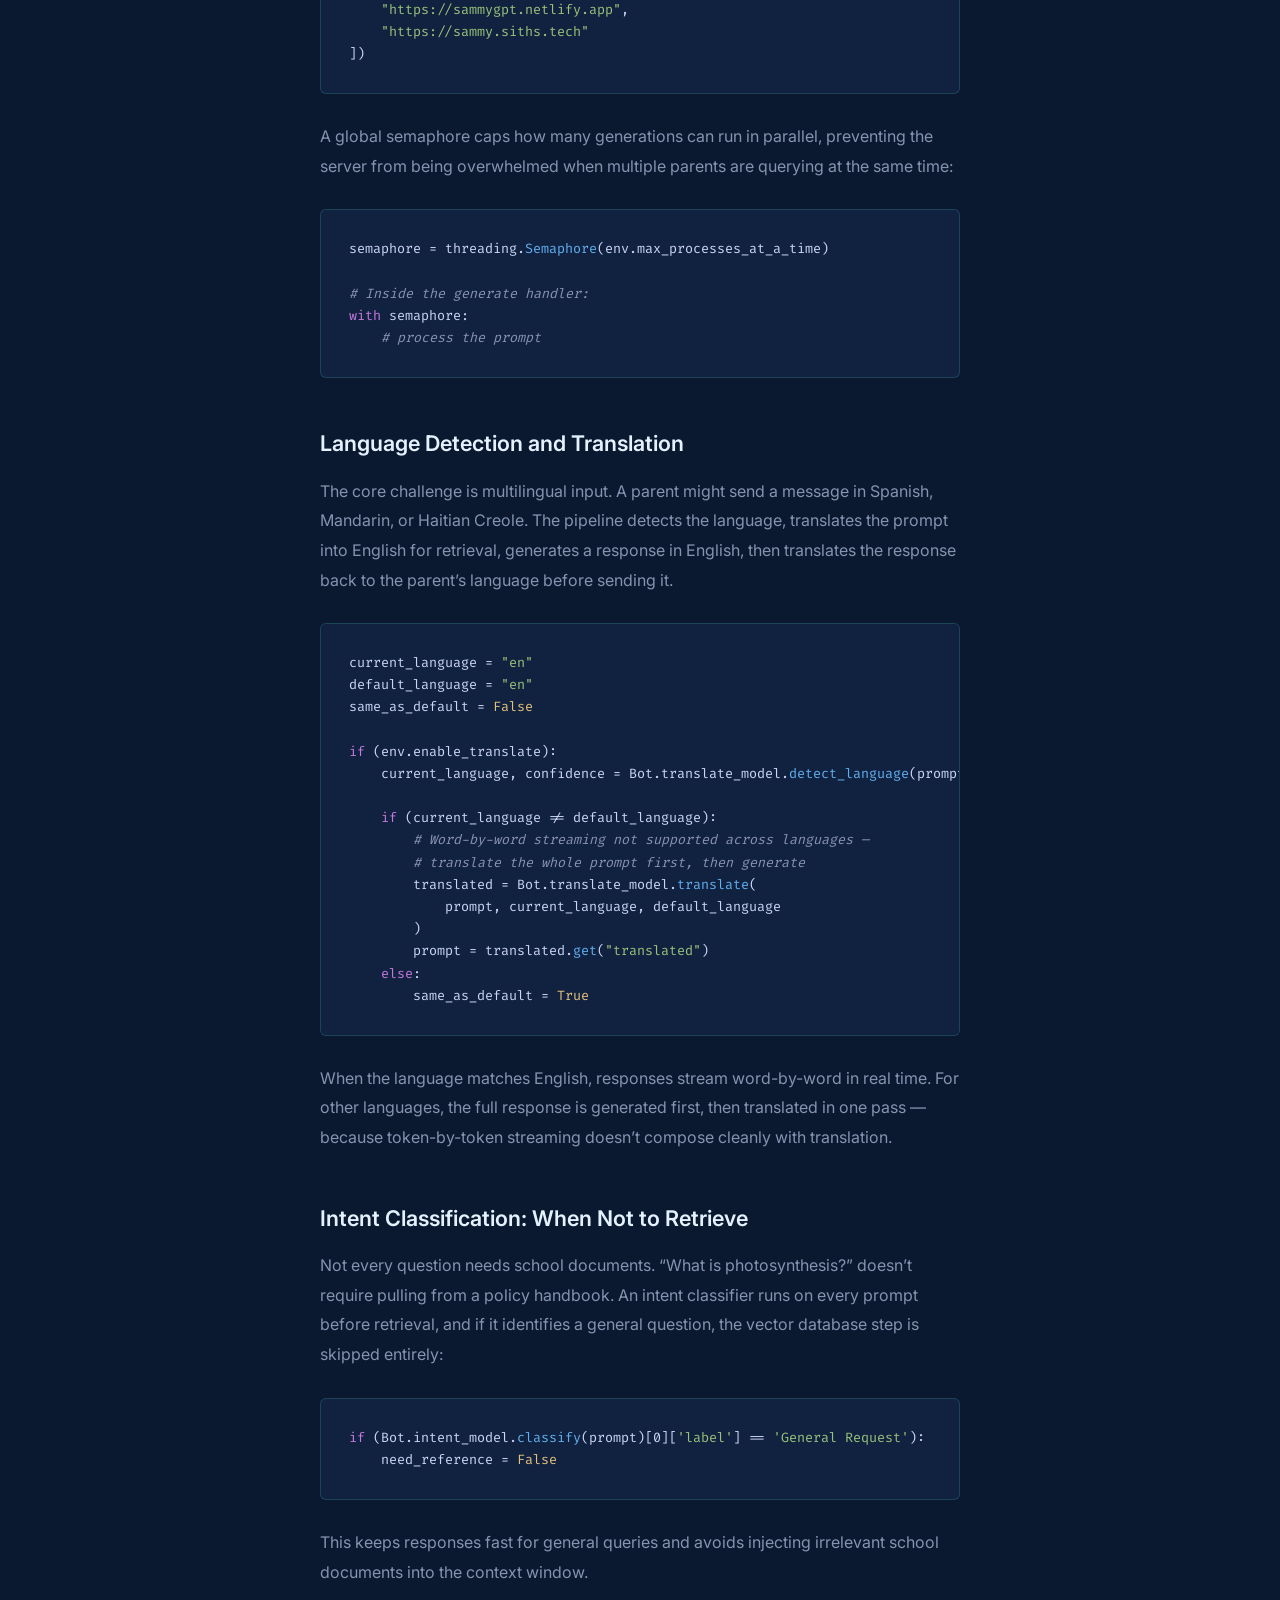
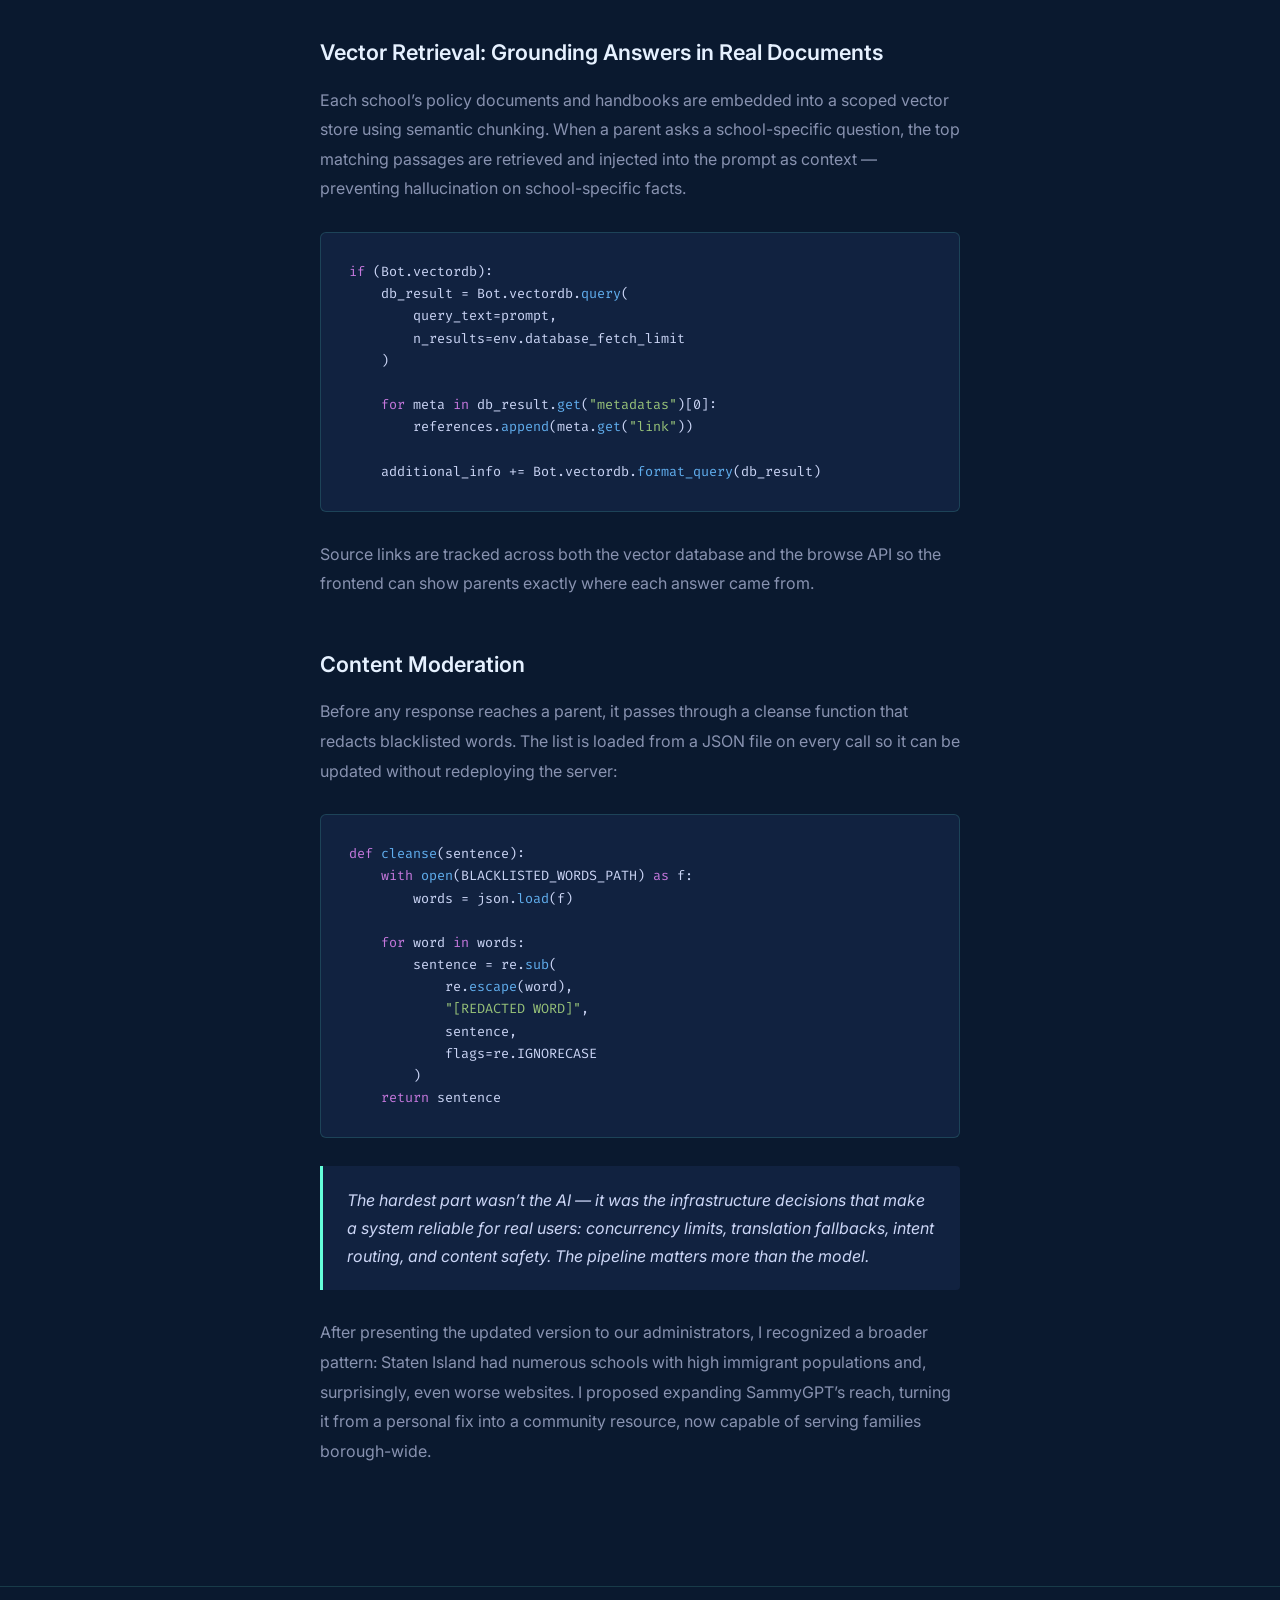
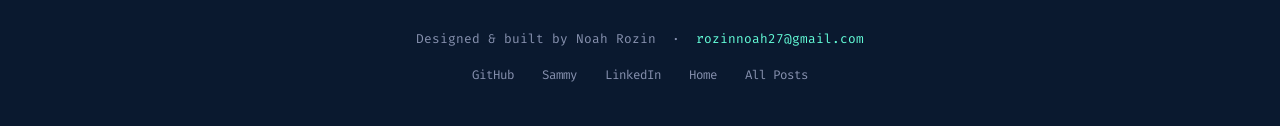
<file: blog/teamwork.html>
﻿<!DOCTYPE html>
<html lang="en">
<head>
  <meta charset="UTF-8">
  <meta name="viewport" content="width=device-width, initial-scale=1.0">
  <title>Building SammyGPT — Noah Rozin</title>
  <meta name="description" content="How SammyGPT works under the hood — language detection, vector retrieval, and serving immigrant families across six Staten Island schools.">
  <link rel="preconnect" href="https://fonts.googleapis.com">
  <link rel="preconnect" href="https://fonts.gstatic.com" crossorigin>
  <link href="https://fonts.googleapis.com/css2?family=Inter:wght@300;400;500;600;700&family=Fira+Code:wght@400;500&display=swap" rel="stylesheet">
  <link rel="stylesheet" href="../css/style.css">
</head>
<body>
  <div class="cursor-follower" id="cursorFollower">
    <div class="cursor-dot"></div>
    <div class="cursor-ring" id="cursorRing"></div>
  </div>

  <!-- NAV -->
  <nav>
    <a href="../index.html" class="nav-logo">NR</a>
    <ul class="nav-links">
      <li><a href="../index.html#about">About</a></li>
      <li><a href="../index.html#skills">Skills</a></li>
      <li><a href="../projects.html">Projects</a></li>
      <li><a href="../blog.html">Blog</a></li>
      <li class="cta-link"><a href="https://github.com/Nosha08" target="_blank" rel="noopener noreferrer">GitHub</a></li>
      <li class="cta-link"><a href="https://www.linkedin.com/in/noah-rozin-4837ab23a/" target="_blank" rel="noopener noreferrer">LinkedIn</a></li>
    </ul>
    <button class="hamburger" id="hamburger" aria-label="Toggle navigation" aria-expanded="false">
      <span></span><span></span><span></span>
    </button>
  </nav>

  <div class="mobile-nav" id="mobile-nav">
    <a href="../index.html#about">About</a>
    <a href="../index.html#skills">Skills</a>
    <a href="../projects.html">Projects</a>
    <a href="../blog.html">Blog</a>
    
    <a href="https://www.linkedin.com/in/noah-rozin-4837ab23a/" target="_blank" rel="noopener noreferrer">LinkedIn</a>
  </div>

  <main>
    <div class="post-container">

      <a href="../blog.html" class="post-back">&larr; All Posts</a>

      <header class="post-header">
        <div class="post-meta">
          <span class="accent">Apr 2025</span>
          <span>By Noah Rozin</span>
          <span>Technical Deep Dive</span>
        </div>
        <h1>Building SammyGPT: Language Detection, RAG, and Serving Immigrant Families</h1>
        <p class="post-desc">
          Thousands of immigrant families on Staten Island can&rsquo;t easily communicate with
          their children&rsquo;s schools because of language barriers. Here&rsquo;s how SammyGPT
          works under the hood to dissolve that barrier.
        </p>
      </header>

      <div class="post-body">

        <p>
          My high school, known for being &ldquo;technical&rdquo;, has a running joke about how bad
          our website is: awkwardly embedded animations, navigation overlaps, and sheer difficulty
          finding anything. I learned this the hard way, volunteering at my first open house, when a
          parent asked about our STEM programs. I pulled out my phone, searching our site frantically
          as their eager smiles faded into polite frustration.
        </p>

        <p>
          That awkwardness stung. Our website was clearly inconvenient, but given school bureaucracy,
          I knew that redesigning it wasn&rsquo;t an option. However, a former student&rsquo;s project,
          SammyGPT, offered a starting point. I took ownership of the project with a new goal:
          transforming it from a prototype into a scalable tool. I retrained its models on verified
          school data to reduce hallucinations about nonexistent classes, then optimized multilingual
          processing to serve the 70% of families speaking another language at home.
        </p>

        <p>
          After presenting the updated version to our administrators, I recognized a broader pattern:
          Staten Island had numerous schools with high immigrant populations and, surprisingly, even
          worse websites. I proposed expanding SammyGPT&rsquo;s reach, turning it from a personal fix
          into a community resource, now capable of serving families borough-wide. Here&rsquo;s how
          the backend actually works.
        </p>

        <h2>The Server: Flask + WebSockets</h2>

        <p>
          The backend is a Flask app using Socket.IO for real-time, word-by-word streaming &mdash;
          the same pattern that makes ChatGPT feel responsive. CORS is locked to three known origins
          so the API can&rsquo;t be hit from arbitrary frontends.
        </p>

        <pre><code><span class="kw">from</span> flask <span class="kw">import</span> Flask, request, jsonify
<span class="kw">from</span> flask_socketio <span class="kw">import</span> SocketIO, emit
<span class="kw">from</span> flask_cors <span class="kw">import</span> CORS

app = <span class="fn">Flask</span>(env.name)
cors = <span class="fn">CORS</span>(app, origins=[
    <span class="st">"http://localhost:3000"</span>,
    <span class="st">"https://sammygpt.netlify.app"</span>,
    <span class="st">"https://sammy.siths.tech"</span>
])
socketio = <span class="fn">SocketIO</span>(app, cors_allowed_origins=[
    <span class="st">"http://localhost:3000"</span>,
    <span class="st">"https://sammygpt.netlify.app"</span>,
    <span class="st">"https://sammy.siths.tech"</span>
])</code></pre>

        <p>
          A global semaphore caps how many generations can run in parallel, preventing the server
          from being overwhelmed when multiple parents are querying at the same time:
        </p>

        <pre><code>semaphore = threading.<span class="fn">Semaphore</span>(env.max_processes_at_a_time)

<span class="cm"># Inside the generate handler:</span>
<span class="kw">with</span> semaphore:
    <span class="cm"># process the prompt</span></code></pre>

        <h2>Language Detection and Translation</h2>

        <p>
          The core challenge is multilingual input. A parent might send a message in Spanish,
          Mandarin, or Haitian Creole. The pipeline detects the language, translates the prompt
          into English for retrieval, generates a response in English, then translates the response
          back to the parent&rsquo;s language before sending it.
        </p>

        <pre><code>current_language = <span class="st">"en"</span>
default_language = <span class="st">"en"</span>
same_as_default = <span class="nm">False</span>

<span class="kw">if</span> (env.enable_translate):
    current_language, confidence = Bot.translate_model.<span class="fn">detect_language</span>(prompt)

    <span class="kw">if</span> (current_language != default_language):
        <span class="cm"># Word-by-word streaming not supported across languages —</span>
        <span class="cm"># translate the whole prompt first, then generate</span>
        translated = Bot.translate_model.<span class="fn">translate</span>(
            prompt, current_language, default_language
        )
        prompt = translated.<span class="fn">get</span>(<span class="st">"translated"</span>)
    <span class="kw">else</span>:
        same_as_default = <span class="nm">True</span></code></pre>

        <p>
          When the language matches English, responses stream word-by-word in real time.
          For other languages, the full response is generated first, then translated in one
          pass &mdash; because token-by-token streaming doesn&rsquo;t compose cleanly with translation.
        </p>

        <h2>Intent Classification: When Not to Retrieve</h2>

        <p>
          Not every question needs school documents. &ldquo;What is photosynthesis?&rdquo; doesn&rsquo;t
          require pulling from a policy handbook. An intent classifier runs on every prompt before
          retrieval, and if it identifies a general question, the vector database step is skipped entirely:
        </p>

        <pre><code><span class="kw">if</span> (Bot.intent_model.<span class="fn">classify</span>(prompt)[0][<span class="st">'label'</span>] == <span class="st">'General Request'</span>):
    need_reference = <span class="nm">False</span></code></pre>

        <p>
          This keeps responses fast for general queries and avoids injecting irrelevant school
          documents into the context window.
        </p>

        <h2>Vector Retrieval: Grounding Answers in Real Documents</h2>

        <p>
          Each school&rsquo;s policy documents and handbooks are embedded into a scoped vector store
          using semantic chunking. When a parent asks a school-specific question, the top matching
          passages are retrieved and injected into the prompt as context &mdash; preventing hallucination
          on school-specific facts.
        </p>

        <pre><code><span class="kw">if</span> (Bot.vectordb):
    db_result = Bot.vectordb.<span class="fn">query</span>(
        query_text=prompt,
        n_results=env.database_fetch_limit
    )

    <span class="kw">for</span> meta <span class="kw">in</span> db_result.<span class="fn">get</span>(<span class="st">"metadatas"</span>)[0]:
        references.<span class="fn">append</span>(meta.<span class="fn">get</span>(<span class="st">"link"</span>))

    additional_info += Bot.vectordb.<span class="fn">format_query</span>(db_result)</code></pre>

        <p>
          Source links are tracked across both the vector database and the browse API so the
          frontend can show parents exactly where each answer came from.
        </p>

        <h2>Content Moderation</h2>

        <p>
          Before any response reaches a parent, it passes through a cleanse function that
          redacts blacklisted words. The list is loaded from a JSON file on every call so it
          can be updated without redeploying the server:
        </p>

        <pre><code><span class="kw">def</span> <span class="fn">cleanse</span>(sentence):
    <span class="kw">with</span> <span class="fn">open</span>(BLACKLISTED_WORDS_PATH) <span class="kw">as</span> f:
        words = json.<span class="fn">load</span>(f)

    <span class="kw">for</span> word <span class="kw">in</span> words:
        sentence = re.<span class="fn">sub</span>(
            re.<span class="fn">escape</span>(word),
            <span class="st">"[REDACTED WORD]"</span>,
            sentence,
            flags=re.IGNORECASE
        )
    <span class="kw">return</span> sentence</code></pre>

        <div class="post-callout">
          <p>
            The hardest part wasn&rsquo;t the AI &mdash; it was the infrastructure decisions that
            make a system reliable for real users: concurrency limits, translation fallbacks,
            intent routing, and content safety. The pipeline matters more than the model.
          </p>
        </div>

        <p>
          After presenting the updated version to our administrators, I recognized a broader pattern:
          Staten Island had numerous schools with high immigrant populations and, surprisingly, even
          worse websites. I proposed expanding SammyGPT&rsquo;s reach, turning it from a personal
          fix into a community resource, now capable of serving families borough-wide.
        </p>

      </div>

    </div>
  </main>

  <footer>
    <p>
      Designed &amp; built by Noah Rozin &nbsp;&middot;&nbsp;
      <a href="mailto:rozinnoah27@gmail.com">rozinnoah27@gmail.com</a>
    </p>
    <div class="footer-links">
      <a href="https://github.com/Nosha08" target="_blank" rel="noopener">GitHub</a>
      <a href="https://github.com/SammyGPT/SammyGPT-Frontend" target="_blank" rel="noopener">Sammy</a>
      <a href="https://linkedin.com/in/noah-rozin-4837ab23a" target="_blank" rel="noopener">LinkedIn</a>
      <a href="../index.html">Home</a>
      <a href="../blog.html">All Posts</a>
    </div>
  </footer>

  <script src="../js/main.js"></script>
</body>
</html>
</file>
<file: css/style.css>
/* ===== VARIABLES ===== */
:root {
  --bg: #0a192f;
  --bg2: #112240;
  --bg3: #233554;
  --accent: #64ffda;
  --accent-dim: rgba(100, 255, 218, 0.1);
  --text: #ccd6f6;
  --text2: #8892b0;
  --white: #e6f1ff;
  --border: rgba(100, 255, 218, 0.15);
  --shadow: 0 10px 30px -15px rgba(2, 12, 27, 0.7);
  --nav-h: 70px;
  --max-w: 1100px;
  --radius: 4px;
  --transition: all 0.25s cubic-bezier(0.645, 0.045, 0.355, 1);
  --font: 'Inter', -apple-system, BlinkMacSystemFont, 'Segoe UI', sans-serif;
  --mono: 'Fira Code', 'SF Mono', 'Roboto Mono', monospace;
  --purple: #7c5cfc;
}

/* ===== RESET ===== */
*, *::before, *::after { box-sizing: border-box; margin: 0; padding: 0; }
html { scroll-behavior: smooth; }
body {
  background-color: var(--bg);
  color: var(--text);
  font-family: var(--font);
  line-height: 1.6;
  min-height: 100vh;
  -webkit-font-smoothing: antialiased;
}

/* ===== CUSTOM CURSOR ===== */
@media (hover: hover) {
  body { cursor: none; }
  a, button, [role="button"] { cursor: none; }

  .cursor-follower {
    position: fixed; top: 0; left: 0;
    pointer-events: none; z-index: 9999;
  }
  .cursor-dot {
    position: absolute; width: 6px; height: 6px;
    background: var(--accent); border-radius: 50%;
    transform: translate(-50%, -50%);
  }
  .cursor-ring {
    position: absolute; width: 34px; height: 34px;
    border: 1.5px solid var(--accent); border-radius: 50%;
    transform: translate(-50%, -50%);
    transition: width 0.22s ease, height 0.22s ease, opacity 0.2s;
    opacity: 0.5;
  }
  .cursor-ring.expanded { width: 54px; height: 54px; opacity: 0.8; }
}

/* ===== SCROLL REVEAL ===== */
[data-animate] {
  opacity: 0;
  transform: translateY(24px);
  transition: opacity 0.6s ease, transform 0.6s ease;
}
[data-animate].animated { opacity: 1; transform: translateY(0); }
[data-delay="1"].animated { transition-delay: 0.1s; }
[data-delay="2"].animated { transition-delay: 0.2s; }
[data-delay="3"].animated { transition-delay: 0.3s; }
[data-delay="4"].animated { transition-delay: 0.4s; }
[data-delay="5"].animated { transition-delay: 0.5s; }

/* ===== NAVIGATION ===== */
nav {
  position: fixed; top: 0; left: 0; right: 0;
  height: var(--nav-h);
  background: transparent;
  z-index: 1000;
  display: flex; align-items: center; justify-content: space-between;
  padding: 0 40px;
  transition: background 0.3s ease, border-color 0.3s ease, backdrop-filter 0.3s ease;
  border-bottom: 1px solid transparent;
  counter-reset: nav-item;
}

nav.scrolled {
  background: rgba(10, 25, 47, 0.92);
  backdrop-filter: blur(10px);
  -webkit-backdrop-filter: blur(10px);
  border-bottom-color: var(--border);
}

.nav-logo {
  font-family: var(--mono);
  font-size: 1.25rem; font-weight: 600;
  color: var(--accent); text-decoration: none;
  letter-spacing: 0.05em;
  border: 1px solid var(--accent); padding: 6px 12px;
  border-radius: var(--radius);
  transition: var(--transition);
}
.nav-logo:hover { background: var(--accent-dim); }

.nav-links {
  display: flex; align-items: center; gap: 32px; list-style: none;
}
.nav-links a {
  font-family: var(--mono); font-size: 0.82rem;
  color: var(--text2); text-decoration: none;
  letter-spacing: 0.05em; transition: var(--transition);
  counter-increment: nav-item;
}
.nav-links a::before {
  content: '0' counter(nav-item) '. ';
  color: var(--accent);
}
.nav-links a:hover, .nav-links a.active { color: var(--accent); }

.nav-links .cta-link a {
  border: 1px solid var(--accent);
  border-radius: var(--radius); padding: 8px 16px; color: var(--accent);
}
.nav-links .cta-link a::before { content: none; }
.nav-links .cta-link a:hover { background: var(--accent-dim); }

/* Hamburger */
.hamburger {
  display: none; flex-direction: column; gap: 5px;
  background: none; border: none; padding: 4px; cursor: pointer;
}
.hamburger span {
  display: block; width: 24px; height: 2px;
  background: var(--accent); border-radius: 2px;
  transition: var(--transition);
}
.hamburger.open span:nth-child(1) { transform: translateY(7px) rotate(45deg); }
.hamburger.open span:nth-child(2) { opacity: 0; }
.hamburger.open span:nth-child(3) { transform: translateY(-7px) rotate(-45deg); }

.mobile-nav {
  display: none; position: fixed;
  top: var(--nav-h); right: 0;
  width: min(75vw, 320px); height: calc(100vh - var(--nav-h));
  background: var(--bg2); border-left: 1px solid var(--border);
  padding: 40px 32px; flex-direction: column; align-items: flex-end;
  gap: 24px; z-index: 999;
  transform: translateX(100%); transition: transform 0.3s ease;
}
.mobile-nav.open { display: flex; transform: translateX(0); }
.mobile-nav a {
  font-family: var(--mono); font-size: 1rem;
  color: var(--text); text-decoration: none; transition: var(--transition);
}
.mobile-nav a:hover { color: var(--accent); }

/* ===== MAIN ===== */
main { padding-top: var(--nav-h); }

/* ===== HERO ===== */
@keyframes float-a {
  0%, 100% { transform: translateY(0) scale(1); }
  50%       { transform: translateY(-32px) scale(1.04); }
}
@keyframes float-b {
  0%, 100% { transform: translateY(0) scale(1); }
  50%       { transform: translateY(24px) scale(0.96); }
}
@keyframes float-c {
  0%, 100% { transform: translate(0, 0); }
  33%       { transform: translate(18px, -20px); }
  66%       { transform: translate(-14px, 12px); }
}
@keyframes blink {
  0%, 100% { opacity: 1; }
  50%       { opacity: 0; }
}
@keyframes pulse-dot {
  0%, 100% { box-shadow: 0 0 0 0 rgba(100, 255, 218, 0.6); }
  50%       { box-shadow: 0 0 0 8px rgba(100, 255, 218, 0); }
}
@keyframes ring-pulse {
  0%, 100% { opacity: 0.3; transform: scale(1); }
  50%       { opacity: 0.7; transform: scale(1.01); }
}

#hero {
  min-height: 100vh;
  background: #06060c;
  display: flex; align-items: center; justify-content: center;
  position: relative; overflow: hidden;
  padding: 80px 48px;
}

.hero-orbs { position: absolute; inset: 0; pointer-events: none; }

.orb { position: absolute; border-radius: 50%; filter: blur(130px); opacity: 0.28; }
.orb-1 {
  width: 640px; height: 640px;
  background: var(--accent);
  top: -200px; right: -120px;
  animation: float-a 14s ease-in-out infinite;
}
.orb-2 {
  width: 420px; height: 420px;
  background: var(--purple);
  bottom: -160px; left: -80px;
  animation: float-b 11s ease-in-out infinite;
  animation-delay: -4s;
}
.orb-3 {
  width: 260px; height: 260px;
  background: var(--accent);
  top: 45%; left: 38%;
  animation: float-c 18s ease-in-out infinite;
  animation-delay: -9s;
  opacity: 0.14;
}

.hero-inner {
  max-width: var(--max-w); width: 100%;
  display: grid; grid-template-columns: 1fr auto;
  gap: 72px; align-items: center;
  position: relative; z-index: 1;
}

.hero-eyebrow {
  display: flex; align-items: center; gap: 8px;
  font-family: var(--mono); font-size: 0.8rem;
  color: var(--text2); margin-bottom: 24px;
  letter-spacing: 0.05em; text-transform: uppercase;
}
.status-dot {
  width: 7px; height: 7px;
  background: var(--accent); border-radius: 50%;
  animation: pulse-dot 2s ease-in-out infinite;
}

.hero-name {
  font-size: clamp(3rem, 6vw, 5.5rem);
  font-weight: 800; letter-spacing: -0.04em; line-height: 1;
  color: var(--white); margin-bottom: 16px;
}
.accent-text {
  background: linear-gradient(135deg, var(--accent) 0%, #0090ff 100%);
  -webkit-background-clip: text;
  -webkit-text-fill-color: transparent;
  background-clip: text;
}

.hero-roles {
  font-size: clamp(1.2rem, 2.5vw, 1.75rem);
  font-weight: 400; color: var(--text2);
  margin-bottom: 32px; min-height: 2.5em;
  display: flex; align-items: center;
}
.typewriter-cursor {
  color: var(--accent);
  animation: blink 1s step-end infinite;
  margin-left: 2px;
}

.hero-badges {
  display: flex; flex-wrap: wrap; gap: 8px;
  margin: 16px 0 28px;
}
.hero-badge {
  font-family: var(--mono); font-size: 0.72rem;
  color: var(--accent); background: var(--accent-dim);
  border: 1px solid rgba(100, 255, 218, 0.25);
  padding: 4px 14px; border-radius: 20px; letter-spacing: 0.04em;
  transition: var(--transition);
}
.hero-badge:hover { background: rgba(100, 255, 218, 0.15); }

.hero-desc {
  font-size: 1.05rem; color: var(--text2);
  max-width: 520px; line-height: 1.75; margin-bottom: 40px;
}

.hero-ctas { display: flex; gap: 12px; flex-wrap: wrap; margin-bottom: 40px; }

.btn-primary {
  font-family: var(--mono); font-size: 0.82rem;
  padding: 13px 28px; border-radius: 100px;
  background: var(--accent); color: #030d1a; font-weight: 700;
  text-decoration: none; letter-spacing: 0.02em;
  transition: var(--transition); display: inline-block;
}
.btn-primary:hover {
  transform: translateY(-2px);
  box-shadow: 0 8px 24px rgba(100, 255, 218, 0.3);
}

.btn-secondary {
  font-family: var(--mono); font-size: 0.82rem;
  padding: 13px 28px; border-radius: 100px;
  background: transparent; color: var(--text);
  border: 1px solid rgba(204, 214, 246, 0.3);
  text-decoration: none; letter-spacing: 0.02em;
  transition: var(--transition); display: inline-block;
}
.btn-secondary:hover {
  transform: translateY(-2px);
  border-color: rgba(204, 214, 246, 0.6);
}

.hero-socials { display: flex; gap: 16px; }
.hero-social-link {
  font-family: var(--mono); font-size: 0.78rem;
  color: var(--text2); transition: var(--transition);
  padding: 6px 0; border-bottom: 1px solid transparent;
  text-decoration: none;
}
.hero-social-link:hover { color: var(--accent); border-bottom-color: var(--accent); }

/* Hero photo */
.hero-photo-wrap { flex-shrink: 0; }
.hero-photo-container { position: relative; width: 300px; height: 380px; }
.hero-photo-glow {
  position: absolute; inset: -30px;
  background: radial-gradient(circle, rgba(100,255,218,0.12), transparent 70%);
  border-radius: 50%; pointer-events: none;
}
.hero-photo-ring {
  position: absolute;
  top: 16px; left: 16px;
  width: 100%; height: 100%;
  border: 1px solid rgba(100, 255, 218, 0.45);
  border-radius: 14px;
  pointer-events: none;
  z-index: -1;
}
.hero-photo-frame {
  position: relative; width: 100%; height: 100%;
  border-radius: 12px; overflow: hidden;
  border: 1px solid rgba(100, 255, 218, 0.25);
}
.hero-photo {
  width: 100%; height: 100%;
  object-fit: cover; object-position: center top; display: block;
  filter: brightness(0.9) saturate(0.85);
  transition: filter 0.4s ease;
}
.hero-photo-frame:hover .hero-photo { filter: brightness(1) saturate(1); }

/* ===== SECTIONS ===== */
section { padding: 80px 0; }
.section-inner { max-width: var(--max-w); margin: 0 auto; padding: 0 40px; }
.section-heading {
  font-size: clamp(22px, 4vw, 28px); font-weight: 600;
  color: var(--white); margin-bottom: 48px;
  display: flex; align-items: center; gap: 16px; white-space: nowrap;
}
.section-heading::before {
  content: attr(data-num); font-family: var(--mono);
  font-size: 0.85em; color: var(--accent); font-weight: 400;
}
.section-heading::after {
  content: ''; display: block; height: 1px;
  background: var(--border); flex: 1; min-width: 40px;
}

/* ===== ABOUT ===== */
#about { background: var(--bg); }

.about-grid {
  display: grid;
  grid-template-columns: 3fr 2fr;
  gap: 60px;
  align-items: start;
}

.about-text p {
  color: var(--text2);
  margin-bottom: 16px;
  line-height: 1.75;
  font-size: 1rem;
}
.about-text p a { color: var(--accent); text-decoration: none; }
.about-text p a:hover { text-decoration: underline; }

.about-photo-wrap { display: flex; justify-content: center; }

.about-photo {
  width: 280px; height: 340px;
  object-fit: cover; object-position: center top;
  border-radius: 8px; display: block;
  filter: brightness(0.85) saturate(0.8);
  transition: var(--transition);
  box-shadow: var(--shadow);
  border: 2px solid rgba(100, 255, 218, 0.2);
}
.about-photo:hover {
  filter: brightness(1) saturate(1);
  transform: translateY(-4px);
  border-color: rgba(100, 255, 218, 0.5);
}

/* ===== SNAPSHOTS ===== */
#snapshots { background: var(--bg2); padding: 96px 0 72px; }

.snapshot-strip { display: flex; gap: 24px; justify-content: center; flex-wrap: wrap; }

.snapshot {
  position: relative; overflow: hidden;
  border-radius: 8px; flex-shrink: 0; border: 1px solid var(--border);
}
.snapshot-img {
  width: 420px; height: 280px; object-fit: cover; display: block;
  filter: brightness(0.72) saturate(0.82);
  transition: filter 0.4s ease, transform 0.5s ease;
}
.snapshot:hover .snapshot-img { filter: brightness(0.95) saturate(1); transform: scale(1.03); }
.snapshot-caption {
  position: absolute; bottom: 0; left: 0; right: 0;
  background: linear-gradient(transparent, rgba(2, 12, 27, 0.88));
  color: var(--text); font-family: var(--mono); font-size: 0.76rem;
  padding: 28px 16px 14px; transform: translateY(6px);
  opacity: 0; transition: all 0.3s ease;
}
.snapshot:hover .snapshot-caption { transform: translateY(0); opacity: 1; }

/* ===== SKILLS ===== */
#skills { background: var(--bg2); }
.skills-grid { display: grid; grid-template-columns: repeat(auto-fit, minmax(200px, 1fr)); gap: 32px; }
.skill-group h3 {
  font-family: var(--mono); font-size: 0.78rem;
  text-transform: uppercase; letter-spacing: 0.12em;
  color: var(--accent); margin-bottom: 16px;
}
.skill-tags { display: flex; flex-wrap: wrap; gap: 10px; }
.skill-tag {
  font-family: var(--mono); font-size: 0.78rem;
  color: var(--accent); background: var(--accent-dim);
  border: 1px solid rgba(100, 255, 218, 0.25);
  padding: 5px 12px; border-radius: 3px;
  transition: var(--transition); white-space: nowrap;
}
.skill-tag:hover { background: rgba(100, 255, 218, 0.2); transform: translateY(-1px); }

/* ===== AWARDS ===== */
#awards { background: var(--bg); }
.awards-grid {
  display: grid;
  grid-template-columns: repeat(auto-fit, minmax(260px, 1fr));
  gap: 20px;
}
.award-card {
  background: var(--bg2); border: 1px solid var(--border);
  border-radius: var(--radius); padding: 24px;
  transition: var(--transition);
}
.award-card:hover {
  border-color: rgba(100, 255, 218, 0.4);
  transform: translateY(-4px); box-shadow: var(--shadow);
}
.award-date {
  font-family: var(--mono); font-size: 0.75rem;
  color: var(--accent); margin-bottom: 8px;
}
.award-card h3 { font-size: 0.92rem; font-weight: 500; color: var(--white); line-height: 1.5; }

/* ===== FOOTER ===== */
footer {
  padding: 40px; text-align: center;
  border-top: 1px solid var(--border); background: var(--bg);
}
footer p { font-family: var(--mono); font-size: 0.8rem; color: var(--text2); margin-bottom: 16px; line-height: 1.8; }
footer a { color: var(--accent); text-decoration: none; }
footer a:hover { text-decoration: underline; }
.footer-links { display: flex; justify-content: center; gap: 28px; flex-wrap: wrap; }
.footer-links a { font-family: var(--mono); font-size: 0.78rem; color: var(--text2); text-decoration: none; transition: var(--transition); }
.footer-links a:hover { color: var(--accent); }

/* ===== PAGE HEADER ===== */
.page-header { max-width: var(--max-w); margin: 0 auto; padding: 60px 40px 40px; }
.page-header h1 { font-size: clamp(28px, 5vw, 48px); font-weight: 700; color: var(--white); margin-bottom: 12px; }
.page-header p { color: var(--text2); font-size: 1.05rem; max-width: 540px; line-height: 1.7; }

/* ===== PROJECTS ===== */
.projects-container { max-width: var(--max-w); margin: 0 auto; padding: 0 40px 100px; display: flex; flex-direction: column; gap: 48px; }
.project-card {
  background: var(--bg2); border: 1px solid var(--border);
  border-radius: 8px; padding: 40px; transition: var(--transition);
}
.project-card:hover { border-color: rgba(100, 255, 218, 0.35); box-shadow: var(--shadow); }
.project-header { display: flex; align-items: flex-start; justify-content: space-between; flex-wrap: wrap; gap: 12px; margin-bottom: 16px; }
.project-title-row { display: flex; align-items: center; gap: 16px; flex-wrap: wrap; }
.project-title-row h2 { font-size: 1.5rem; font-weight: 600; color: var(--white); }
.project-status { font-family: var(--mono); font-size: 0.72rem; padding: 3px 10px; border-radius: 12px; border: 1px solid var(--accent); color: var(--accent); }
.project-tags { display: flex; flex-wrap: wrap; gap: 8px; margin-bottom: 28px; }
.project-tag { font-family: var(--mono); font-size: 0.75rem; background: var(--accent-dim); color: var(--accent); padding: 3px 10px; border-radius: 3px; }
.project-body { display: grid; grid-template-columns: 1fr 1fr; gap: 32px; margin-bottom: 28px; }
.project-section h3 { font-family: var(--mono); font-size: 0.76rem; text-transform: uppercase; letter-spacing: 0.12em; color: var(--accent); margin-bottom: 12px; }
.project-section p, .project-section li { color: var(--text2); font-size: 0.95rem; line-height: 1.75; }
.project-section ul { padding-left: 20px; }
.project-section li { margin-bottom: 6px; }
.project-links { display: flex; gap: 12px; flex-wrap: wrap; align-items: center; margin-bottom: 8px; }
.project-link { font-family: var(--mono); font-size: 0.78rem; color: var(--text2); text-decoration: none; border: 1px solid var(--text2); padding: 7px 16px; border-radius: var(--radius); transition: var(--transition); }
.project-link:hover { color: var(--accent); border-color: var(--accent); transform: translateY(-1px); }

/* ===== BLOG LISTING ===== */
.blog-container { max-width: 760px; margin: 0 auto; padding: 0 40px 100px; }
.blog-list { display: flex; flex-direction: column; gap: 24px; }
.blog-item {
  display: grid; grid-template-columns: 130px 1fr;
  gap: 24px; padding: 28px;
  background: var(--bg2); border: 1px solid var(--border);
  border-radius: var(--radius); text-decoration: none; transition: var(--transition);
  color: inherit;
}
.blog-item:hover { border-color: rgba(100, 255, 218, 0.4); transform: translateY(-2px); box-shadow: var(--shadow); }
.blog-date { font-family: var(--mono); font-size: 0.78rem; color: var(--accent); line-height: 1.6; padding-top: 3px; }
.blog-item-content h2 { font-size: 1.05rem; font-weight: 600; color: var(--white); margin-bottom: 8px; line-height: 1.4; transition: var(--transition); }
.blog-item:hover .blog-item-content h2 { color: var(--accent); }
.blog-item-content p { color: var(--text2); font-size: 0.9rem; line-height: 1.65; margin-bottom: 12px; }
.read-more { font-family: var(--mono); font-size: 0.78rem; color: var(--accent); }

/* ===== BLOG POST ===== */
.post-container { max-width: 720px; margin: 0 auto; padding: 40px 40px 100px; }
.post-back { display: inline-flex; align-items: center; gap: 8px; font-family: var(--mono); font-size: 0.82rem; color: var(--accent); text-decoration: none; margin-bottom: 40px; transition: var(--transition); }
.post-back:hover { gap: 12px; }
.post-header { margin-bottom: 48px; padding-bottom: 32px; border-bottom: 1px solid var(--border); }
.post-meta { font-family: var(--mono); font-size: 0.78rem; color: var(--text2); margin-bottom: 16px; display: flex; gap: 24px; flex-wrap: wrap; }
.post-meta span.accent { color: var(--accent); }
.post-header h1 { font-size: clamp(26px, 4vw, 40px); font-weight: 700; color: var(--white); line-height: 1.25; margin-bottom: 16px; }
.post-header .post-desc { color: var(--text2); font-size: 1.05rem; line-height: 1.75; }
.post-body h2 { font-size: 1.35rem; font-weight: 600; color: var(--white); margin: 48px 0 16px; }
.post-body h3 { font-size: 1.05rem; font-weight: 600; color: var(--white); margin: 32px 0 12px; }
.post-body p { color: var(--text2); line-height: 1.85; font-size: 1rem; margin-bottom: 20px; }
.post-body a { color: var(--accent); text-decoration: none; }
.post-body a:hover { text-decoration: underline; }
.post-body ul, .post-body ol { margin: 0 0 20px 24px; color: var(--text2); }
.post-body li { margin-bottom: 8px; line-height: 1.75; font-size: 1rem; }
pre { background: var(--bg2); border: 1px solid var(--border); border-radius: 6px; padding: 28px; overflow-x: auto; margin: 28px 0; font-family: var(--mono); font-size: 0.84rem; line-height: 1.65; color: var(--text); }
code { font-family: var(--mono); font-size: 0.85em; background: var(--bg2); color: var(--accent); padding: 2px 6px; border-radius: 3px; }
pre code { background: none; padding: 0; color: var(--text); font-size: 1em; }
.kw { color: #c678dd; }
.fn { color: #61afef; }
.st { color: #98c379; }
.cm { color: var(--text2); font-style: italic; }
.nm { color: #e5c07b; }
.post-callout {
  background: var(--bg2); border-left: 3px solid var(--accent);
  padding: 20px 24px; margin: 28px 0; border-radius: 0 4px 4px 0;
}
.post-callout p { margin: 0; color: var(--text); font-style: italic; font-size: 1rem; line-height: 1.75; }

/* ===== RESPONSIVE ===== */
@media (max-width: 900px) {
  .project-body { grid-template-columns: 1fr; gap: 20px; }
  .hero-inner { grid-template-columns: 1fr; gap: 48px; }
  .hero-photo-wrap { display: flex; justify-content: center; }
  .hero-photo-container { width: 240px; height: 290px; }
}

@media (max-width: 768px) {
  nav { padding: 0 24px; }
  .nav-links { display: none; }
  .hamburger { display: flex; }
  #hero { padding: 60px 24px; }
  .section-inner, .page-header, .projects-container, .blog-container, .post-container { padding-left: 24px; padding-right: 24px; }
  .about-grid { grid-template-columns: 1fr; gap: 32px; }
  .about-photo-wrap { order: -1; display: flex; justify-content: center; }
  .about-photo { width: 220px; height: 260px; }
  .snapshot-img { width: 100%; max-width: 420px; height: 220px; }
  .blog-item { grid-template-columns: 1fr; gap: 8px; }
  .hero-ctas { flex-direction: column; align-items: flex-start; }
  .post-meta { flex-direction: column; gap: 4px; }
  .project-card { padding: 24px; }
}

@media (max-width: 480px) {
  .section-heading::after { display: none; }
  .skills-grid { grid-template-columns: 1fr 1fr; }
  .awards-grid { grid-template-columns: 1fr; }
}
</file>
